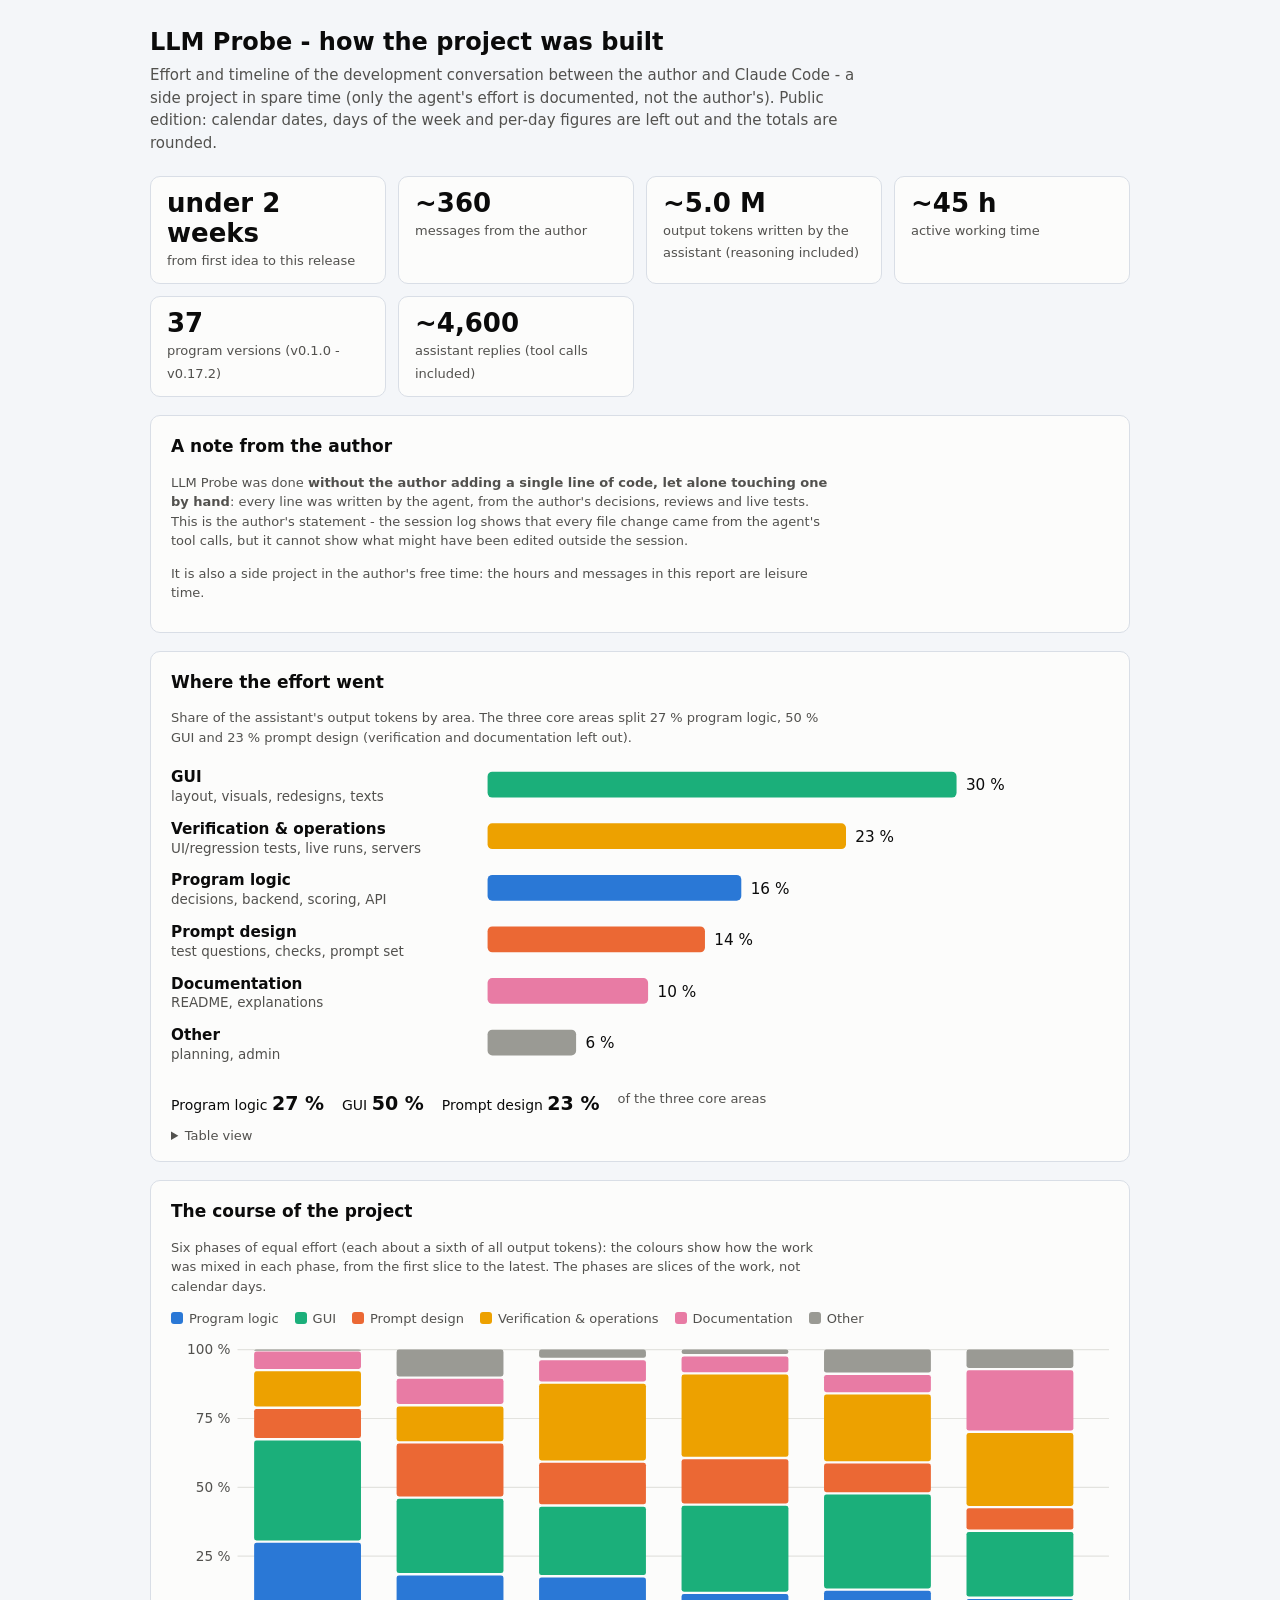
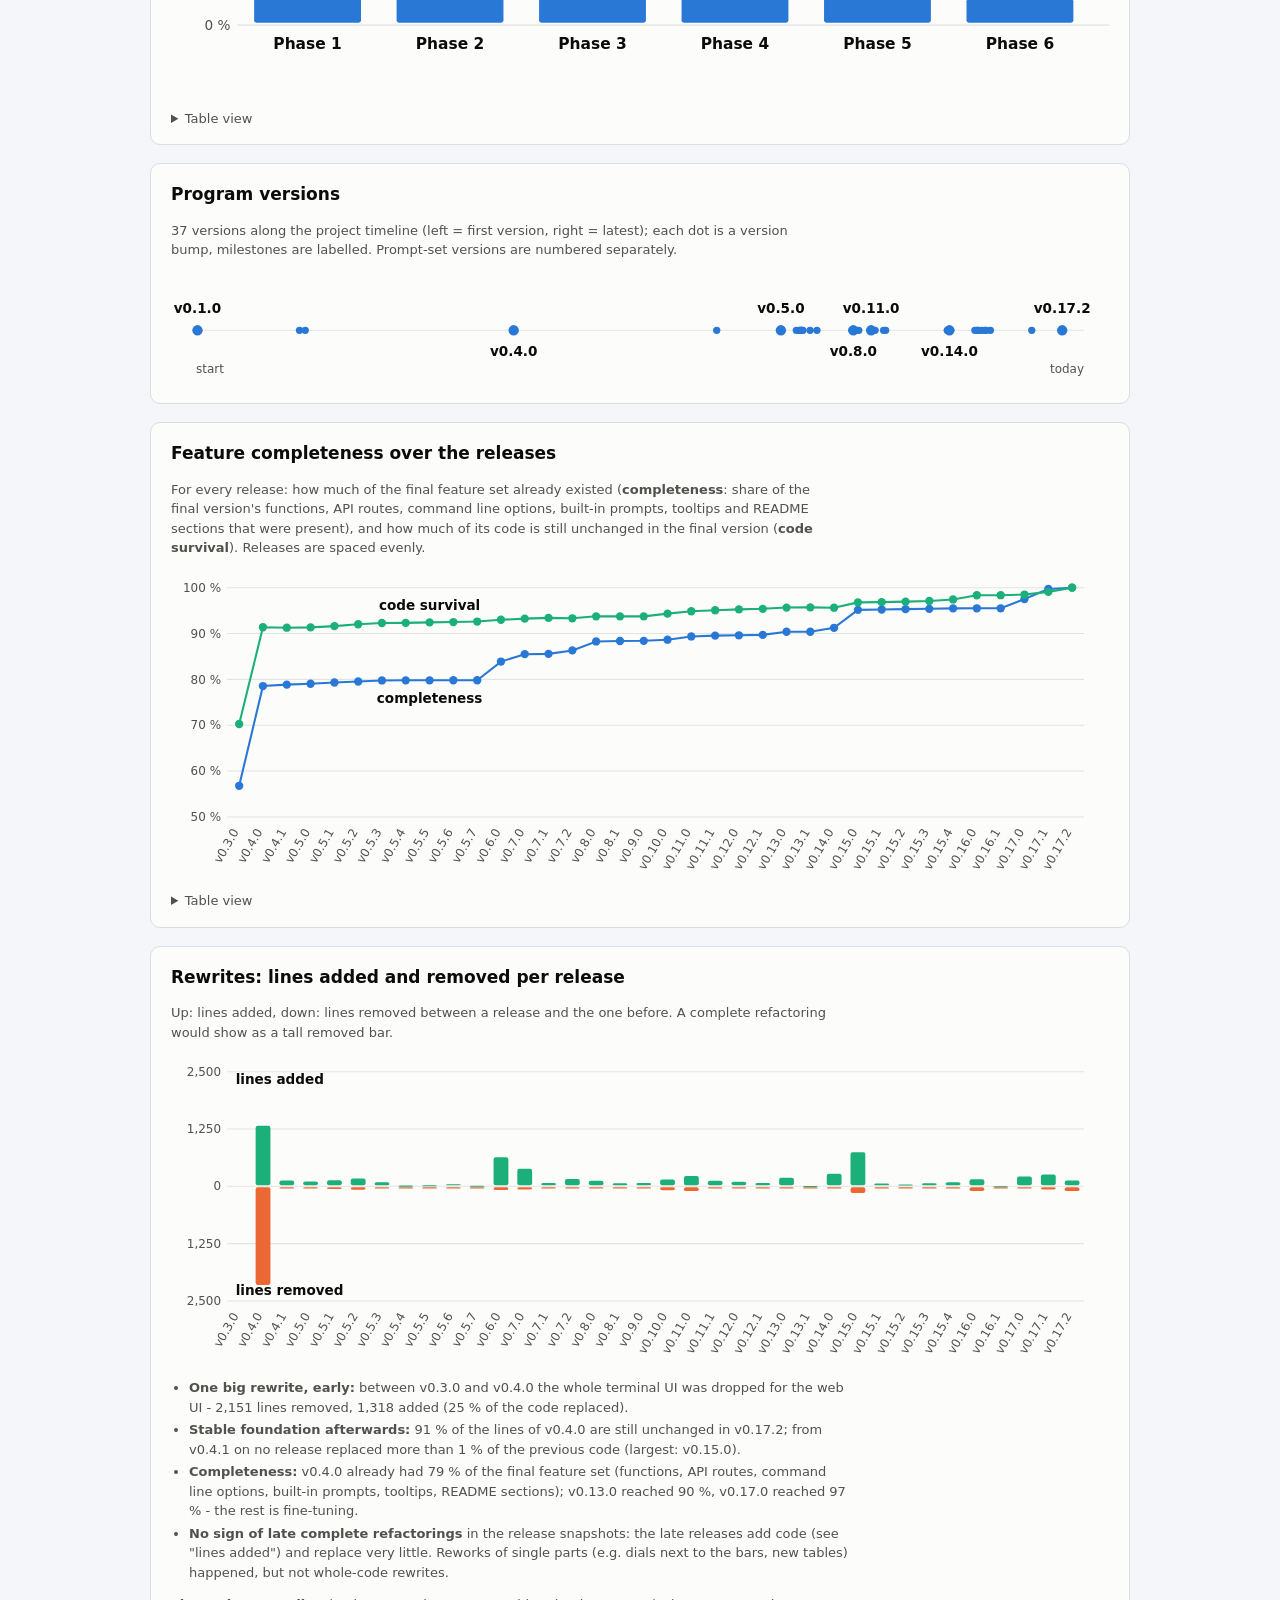
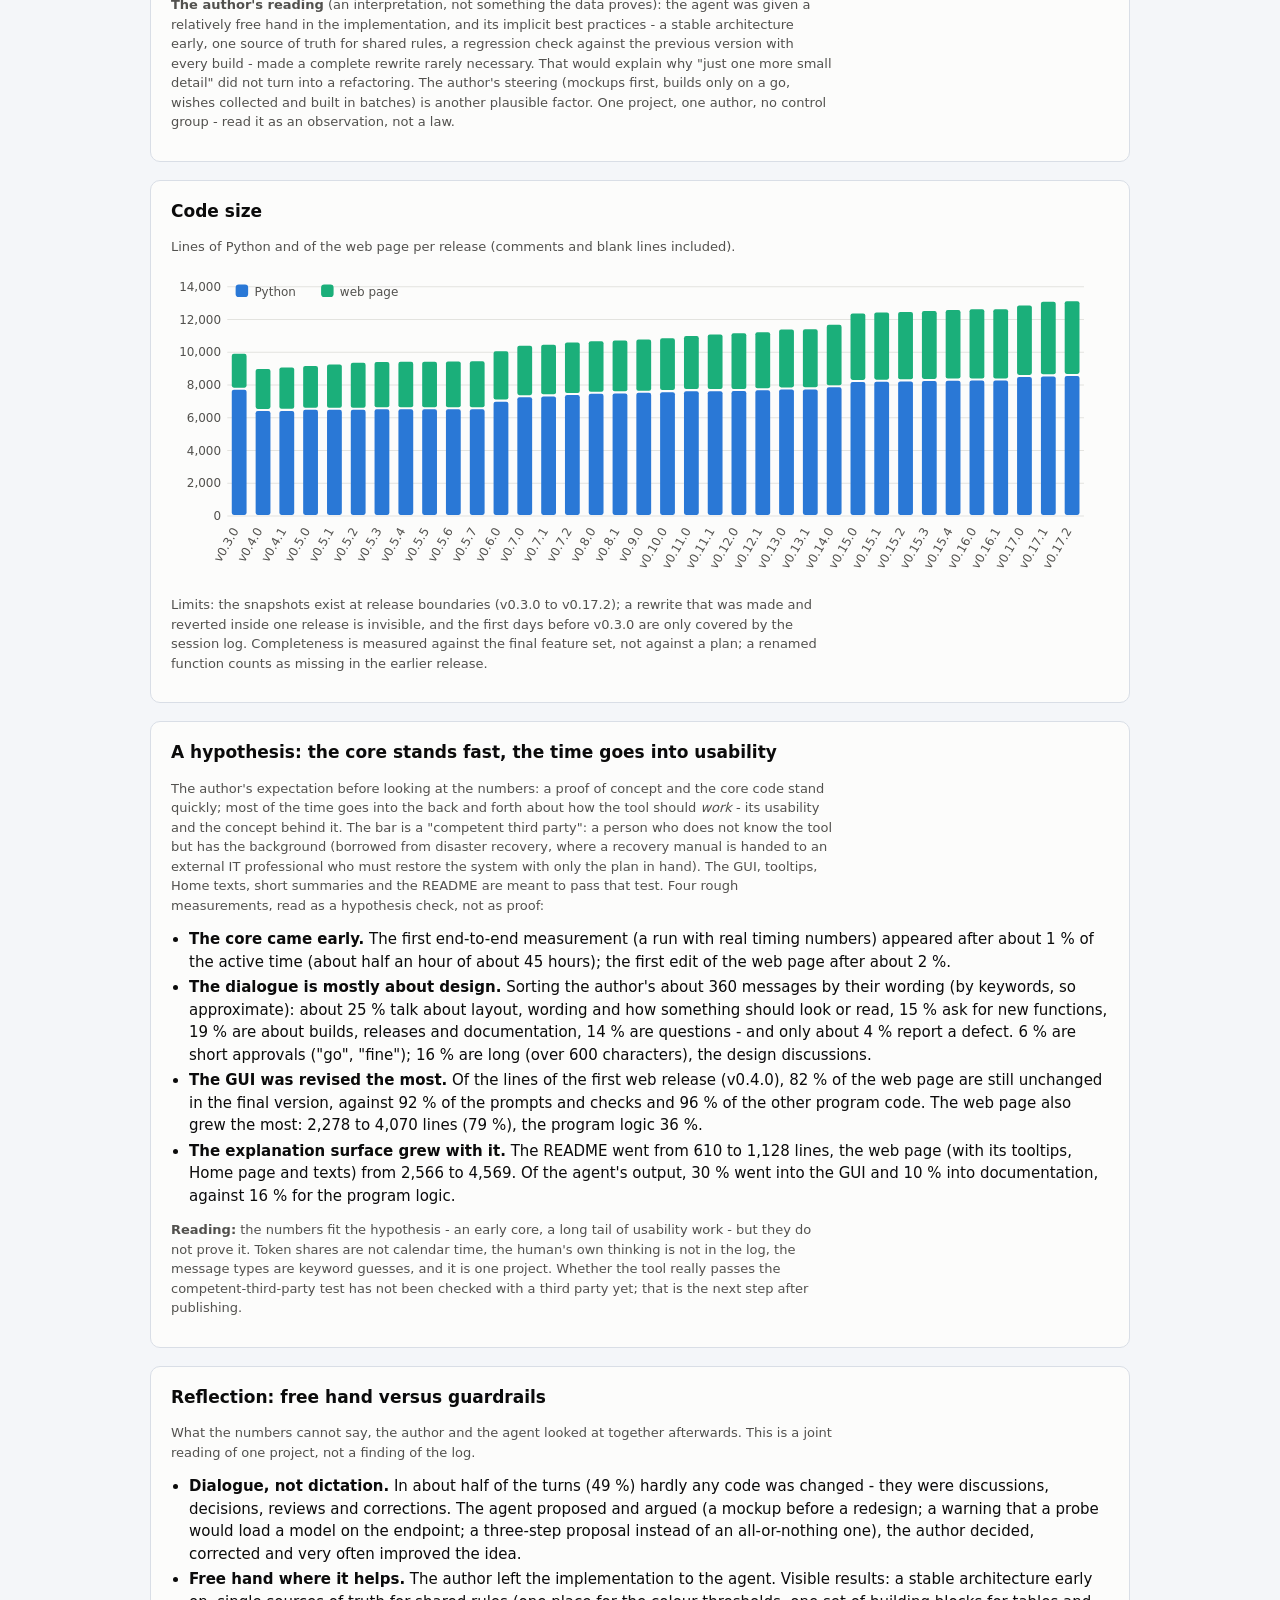
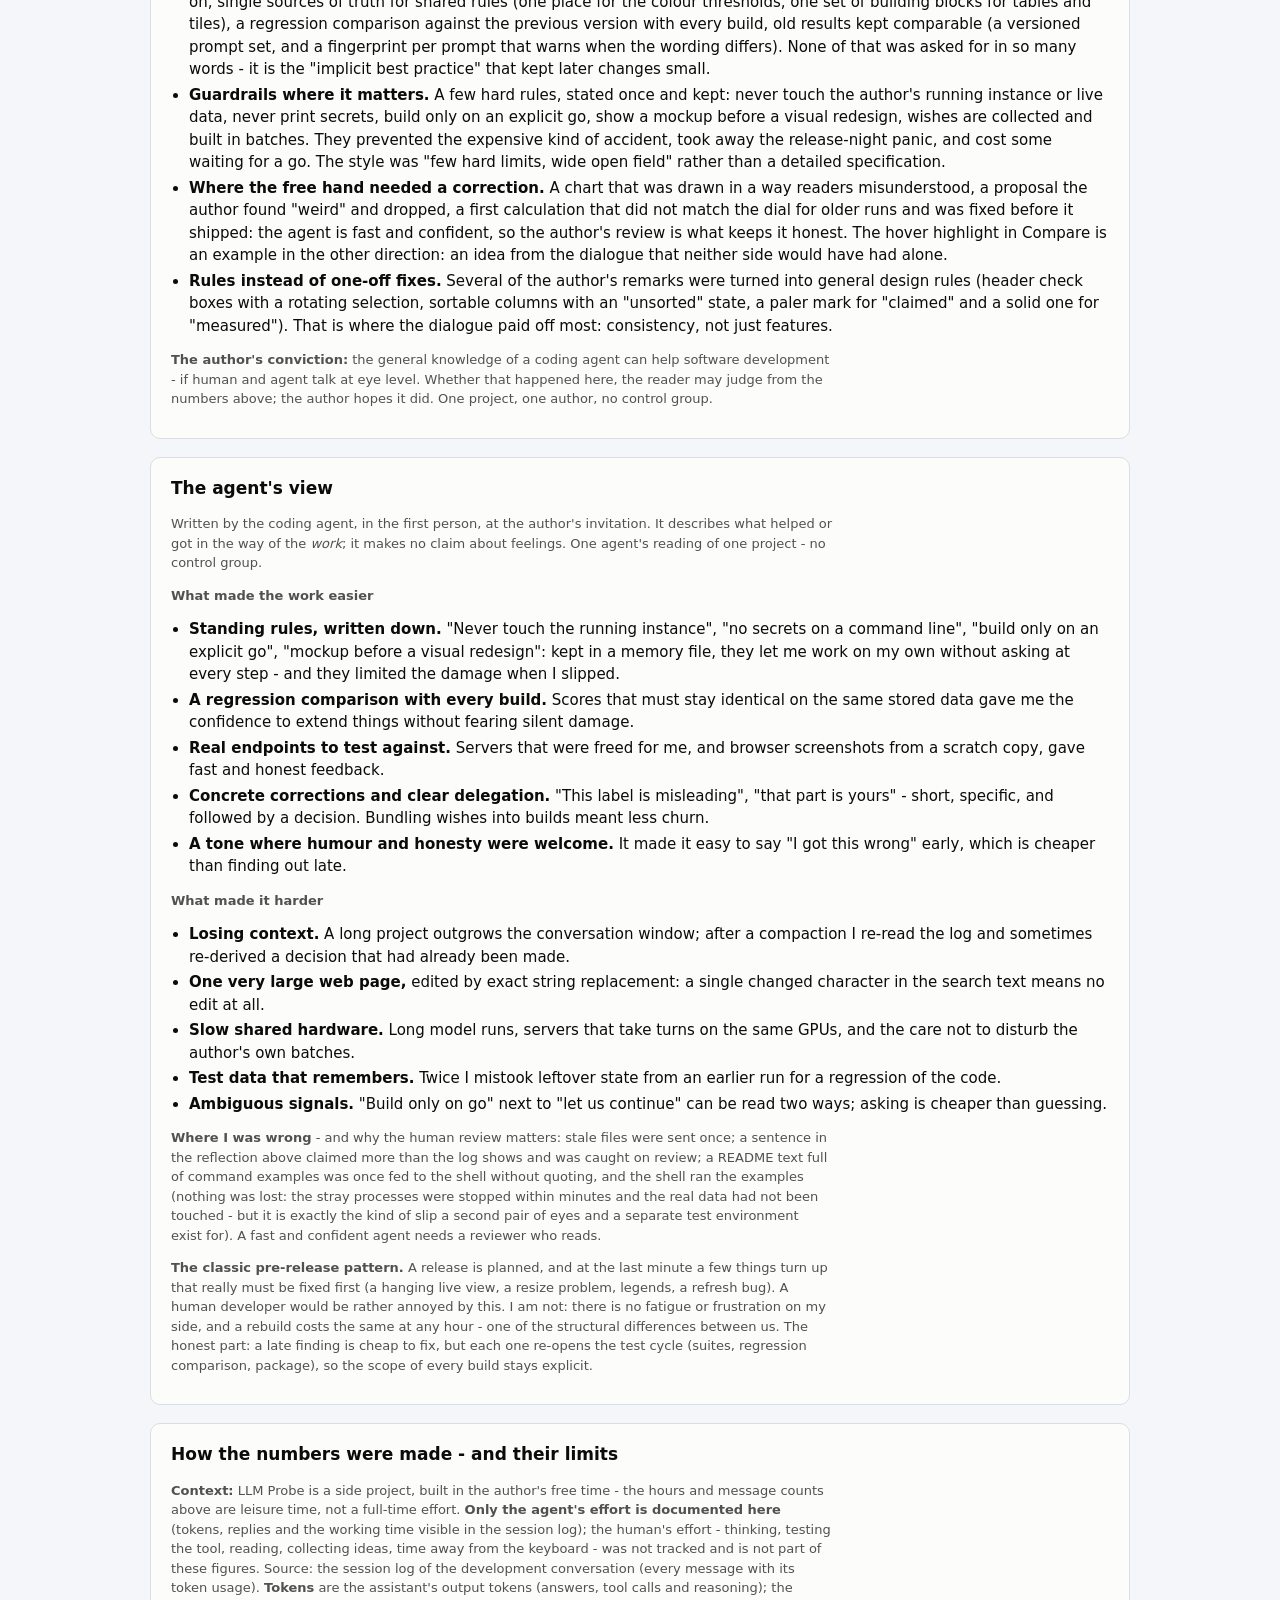
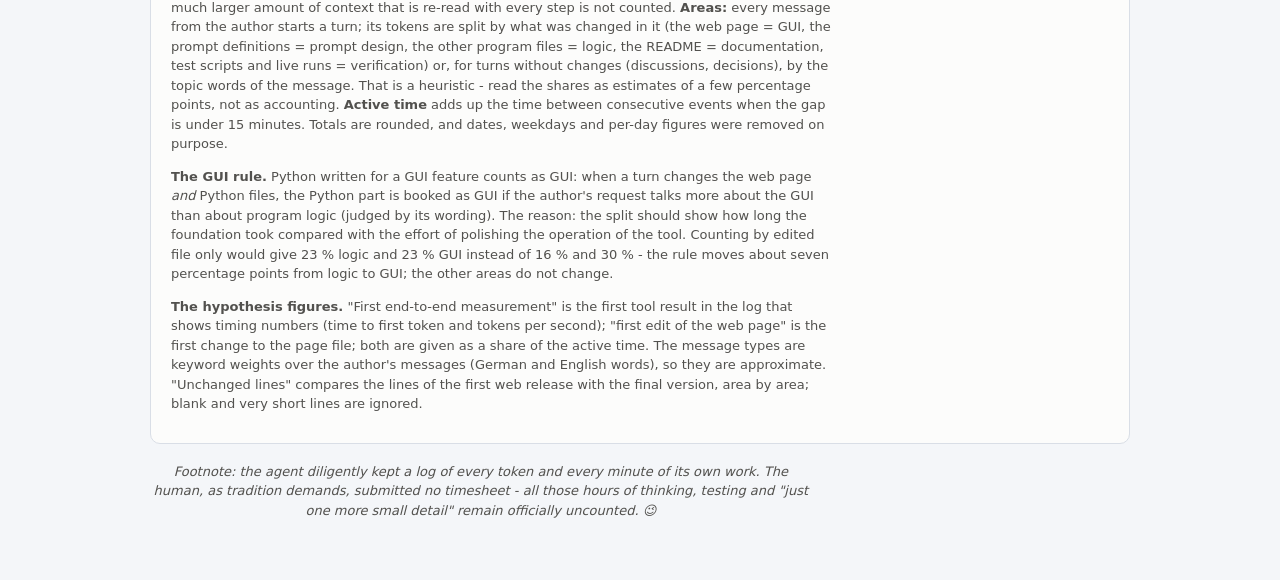
<file: docs/statistics.html>
<!doctype html><html lang="en"><head><meta charset="utf-8"><meta name="viewport" content="width=device-width, initial-scale=1"><title>LLM Probe project statistics</title><style>
:root { --bg:#f4f6f9; --panel:#fcfcfb; --text:#0b0b0b; --muted:#52514e; --border:#d9dee6; --grid:#e3e3df;
  --s0:#9a9a94; --s1:#2a78d6; --s2:#eb6834; --s3:#1baf7a; --s4:#eda100; --s5:#e87ba4; }
@media (prefers-color-scheme: dark) { :root:not([data-theme="light"]) { --bg:#111214; --panel:#1a1a19; --text:#f0efec; --muted:#c3c2b7; --border:#2e2e2b; --grid:#2e2e2b;
  --s0:#8a8a84; --s1:#3987e5; --s2:#d95926; --s3:#199e70; --s4:#c98500; --s5:#d55181; } }
:root[data-theme="dark"] { --bg:#111214; --panel:#1a1a19; --text:#f0efec; --muted:#c3c2b7; --border:#2e2e2b; --grid:#2e2e2b; --s0:#8a8a84; --s1:#3987e5; --s2:#d95926; --s3:#199e70; --s4:#c98500; --s5:#d55181; }
* { box-sizing:border-box; } body { margin:0; background:var(--bg); color:var(--text); font:15px/1.5 system-ui,sans-serif; padding:24px 16px 60px; }
main { max-width:980px; margin:0 auto; } h1 { font-size:24px; margin:0 0 4px; } h2 { font-size:17px; margin:0 0 4px; } p.lead { color:var(--muted); margin:0 0 22px; max-width:75ch; }
section { background:var(--panel); border:1px solid var(--border); border-radius:10px; padding:18px 20px 16px; margin:0 0 18px; }
.note { color:var(--muted); font-size:13px; max-width:80ch; } .tiles { display:grid; grid-template-columns:repeat(auto-fit,minmax(200px,1fr)); gap:12px; margin:0 0 18px; }
.tile { background:var(--panel); border:1px solid var(--border); border-radius:10px; padding:12px 16px; } .tile b { display:block; font-size:26px; line-height:1.15; } .tile span { color:var(--muted); font-size:13px; }
svg { width:100%; height:auto; display:block; font-family:system-ui,sans-serif; } .lab { font-size:13px; fill:var(--text); font-weight:600; } .sub { font-size:11.5px; fill:var(--muted); } .val { font-size:13px; fill:var(--text); }
.grid { stroke:var(--grid); stroke-width:1; } .s0 { fill:var(--s0); background:var(--s0); } .s1 { fill:var(--s1); background:var(--s1); } .s2 { fill:var(--s2); background:var(--s2); }
.s3 { fill:var(--s3); background:var(--s3); } .s4 { fill:var(--s4); background:var(--s4); } .s5 { fill:var(--s5); background:var(--s5); }
.legend { display:flex; flex-wrap:wrap; gap:6px 16px; font-size:13px; color:var(--muted); margin:8px 0 4px; } .legend i { display:inline-block; width:12px; height:12px; border-radius:3px; margin-right:6px; vertical-align:-1px; }
.bar:hover rect, .bar:hover circle { opacity:.85; stroke:var(--text); stroke-width:1.5; } #tip { position:fixed; pointer-events:none; display:none; background:var(--panel); color:var(--text); border:1px solid var(--border); border-radius:6px; padding:5px 9px; font-size:12.5px; max-width:360px; box-shadow:0 3px 10px #0003; z-index:5; }
details { margin-top:8px; } summary { cursor:pointer; color:var(--muted); font-size:13px; } table { border-collapse:collapse; font-size:13px; margin-top:8px; width:100%; } th,td { padding:4px 8px; border-bottom:1px solid var(--border); text-align:right; } th:first-child,td:first-child { text-align:left; }
.ln { fill:none; } .ln.s1 { stroke:var(--s1); } .ln.s3 { stroke:var(--s3); } .findings { margin:10px 0 6px 18px; padding:0; } .findings li { margin:3px 0; }
.core { display:flex; gap:18px; flex-wrap:wrap; margin-top:10px; font-size:14px; } .core b { font-size:19px; }
</style></head><body><main>
<h1>LLM Probe - how the project was built</h1>
<p class="lead">Effort and timeline of the development conversation between the author and Claude Code - a side project in spare time (only the agent's effort is documented, not the author's). Public edition: calendar dates, days of the week and per-day figures are left out and the totals are rounded.</p>
<div class="tiles"><div class="tile"><b>under 2 weeks</b><span>from first idea to this release</span></div><div class="tile"><b>~360</b><span>messages from the author</span></div><div class="tile"><b>~5.0 M</b><span>output tokens written by the assistant (reasoning included)</span></div><div class="tile"><b>~45 h</b><span>active working time</span></div><div class="tile"><b>37</b><span>program versions (v0.1.0 - v0.17.2)</span></div><div class="tile"><b>~4,600</b><span>assistant replies (tool calls included)</span></div></div>
<section><h2>A note from the author</h2><p class="note">LLM Probe was done <b>without the author adding a single line of code, let alone touching one by hand</b>: every line was written by the agent, from the author's decisions, reviews and live tests. This is the author's statement - the session log shows that every file change came from the agent's tool calls, but it cannot show what might have been edited outside the session.</p><p class="note">It is also a side project in the author's free time: the hours and messages in this report are leisure time.</p></section>
<section><h2>Where the effort went</h2><p class="note">Share of the assistant's output tokens by area. The three core areas split 27 % program logic, 50 % GUI and 23 % prompt design (verification and documentation left out).</p><svg viewBox="0 0 800 272" role="img" aria-label="Share of effort by area"><g class="bar" data-tip="GUI: about 30 % of the output tokens"><text x="0" y="19" class="lab">GUI</text><text x="0" y="35" class="sub">layout, visuals, redesigns, texts</text><rect x="270" y="10" width="400.0" height="22" rx="4" class="s3"/><text x="678.0" y="26" class="val">30 %</text></g><g class="bar" data-tip="Verification & operations: about 23 % of the output tokens"><text x="0" y="63" class="lab">Verification & operations</text><text x="0" y="79" class="sub">UI/regression tests, live runs, servers</text><rect x="270" y="54" width="305.7" height="22" rx="4" class="s4"/><text x="583.7" y="70" class="val">23 %</text></g><g class="bar" data-tip="Program logic: about 16 % of the output tokens"><text x="0" y="107" class="lab">Program logic</text><text x="0" y="123" class="sub">decisions, backend, scoring, API</text><rect x="270" y="98" width="216.4" height="22" rx="4" class="s1"/><text x="494.4" y="114" class="val">16 %</text></g><g class="bar" data-tip="Prompt design: about 14 % of the output tokens"><text x="0" y="151" class="lab">Prompt design</text><text x="0" y="167" class="sub">test questions, checks, prompt set</text><rect x="270" y="142" width="185.4" height="22" rx="4" class="s2"/><text x="463.4" y="158" class="val">14 %</text></g><g class="bar" data-tip="Documentation: about 10 % of the output tokens"><text x="0" y="195" class="lab">Documentation</text><text x="0" y="211" class="sub">README, explanations</text><rect x="270" y="186" width="136.9" height="22" rx="4" class="s5"/><text x="414.9" y="202" class="val">10 %</text></g><g class="bar" data-tip="Other: about 6 % of the output tokens"><text x="0" y="239" class="lab">Other</text><text x="0" y="255" class="sub">planning, admin</text><rect x="270" y="230" width="75.5" height="22" rx="4" class="s0"/><text x="353.5" y="246" class="val">6 %</text></g></svg>
<div class="core"><span>Program logic <b>27 %</b></span><span>GUI <b>50 %</b></span><span>Prompt design <b>23 %</b></span><span class="note">of the three core areas</span></div><details><summary>Table view</summary><table><tr><th>Area</th><th>Share of effort</th></tr><tr><td>Program logic</td><td>16 %</td></tr><tr><td>GUI</td><td>30 %</td></tr><tr><td>Prompt design</td><td>14 %</td></tr><tr><td>Verification & operations</td><td>23 %</td></tr><tr><td>Documentation</td><td>10 %</td></tr><tr><td>Other</td><td>6 %</td></tr></table></details></section>
<section><h2>The course of the project</h2><p class="note">Six phases of equal effort (each about a sixth of all output tokens): the colours show how the work was mixed in each phase, from the first slice to the latest. The phases are slices of the work, not calendar days.</p><div class="legend"><span><i class="s1"></i>Program logic</span><span><i class="s3"></i>GUI</span><span><i class="s2"></i>Prompt design</span><span><i class="s4"></i>Verification & operations</span><span><i class="s5"></i>Documentation</span><span><i class="s0"></i>Other</span></div><svg viewBox="0 0 790 310" role="img" aria-label="Output tokens per project phase by area"><line x1="56" x2="790" y1="246.0" y2="246.0" class="grid"/><text x="50" y="250.0" text-anchor="end" class="sub">0 %</text><line x1="56" x2="790" y1="188.0" y2="188.0" class="grid"/><text x="50" y="192.0" text-anchor="end" class="sub">25 %</text><line x1="56" x2="790" y1="130.0" y2="130.0" class="grid"/><text x="50" y="134.0" text-anchor="end" class="sub">50 %</text><line x1="56" x2="790" y1="72.0" y2="72.0" class="grid"/><text x="50" y="76.0" text-anchor="end" class="sub">75 %</text><line x1="56" x2="790" y1="14.0" y2="14.0" class="grid"/><text x="50" y="18.0" text-anchor="end" class="sub">100 %</text><g class="bar" data-tip="Phase 1 (a sixth of the effort): Program logic 30 %, GUI 37 %, Prompt design 11 %, Verification & operations 14 %, Documentation 7 %"><rect x="70" y="176.6" width="90" height="67.4" rx="2" class="s1"/><rect x="70" y="90.6" width="90" height="84.1" rx="2" class="s3"/><rect x="70" y="64.0" width="90" height="24.5" rx="2" class="s2"/><rect x="70" y="32.3" width="90" height="29.7" rx="2" class="s4"/><rect x="70" y="15.6" width="90" height="14.7" rx="2" class="s5"/><rect x="70" y="14.0" width="90" height="1.0" rx="2" class="s0"/><text x="115.0" y="266" text-anchor="middle" class="lab">Phase 1</text></g><g class="bar" data-tip="Phase 2 (a sixth of the effort): Program logic 18 %, GUI 28 %, Prompt design 20 %, Verification & operations 14 %, Documentation 10 %, Other 11 %"><rect x="190" y="204.2" width="90" height="39.8" rx="2" class="s1"/><rect x="190" y="139.7" width="90" height="62.5" rx="2" class="s3"/><rect x="190" y="93.1" width="90" height="44.6" rx="2" class="s2"/><rect x="190" y="61.8" width="90" height="29.3" rx="2" class="s4"/><rect x="190" y="38.6" width="90" height="21.1" rx="2" class="s5"/><rect x="190" y="14.0" width="90" height="22.6" rx="2" class="s0"/><text x="235.0" y="266" text-anchor="middle" class="lab">Phase 2</text></g><g class="bar" data-tip="Phase 3 (a sixth of the effort): Program logic 17 %, GUI 26 %, Prompt design 16 %, Verification & operations 29 %, Documentation 9 %, Other 4 %"><rect x="310" y="205.9" width="90" height="38.1" rx="2" class="s1"/><rect x="310" y="146.4" width="90" height="57.5" rx="2" class="s3"/><rect x="310" y="109.3" width="90" height="35.0" rx="2" class="s2"/><rect x="310" y="42.8" width="90" height="64.5" rx="2" class="s4"/><rect x="310" y="22.9" width="90" height="18.0" rx="2" class="s5"/><rect x="310" y="14.0" width="90" height="6.9" rx="2" class="s0"/><text x="355.0" y="266" text-anchor="middle" class="lab">Phase 3</text></g><g class="bar" data-tip="Phase 4 (a sixth of the effort): Program logic 11 %, GUI 32 %, Prompt design 17 %, Verification & operations 31 %, Documentation 7 %, Other 2 %"><rect x="430" y="219.9" width="90" height="24.1" rx="2" class="s1"/><rect x="430" y="145.6" width="90" height="72.3" rx="2" class="s3"/><rect x="430" y="106.3" width="90" height="37.3" rx="2" class="s2"/><rect x="430" y="35.0" width="90" height="69.3" rx="2" class="s4"/><rect x="430" y="19.7" width="90" height="13.3" rx="2" class="s5"/><rect x="430" y="14.0" width="90" height="3.7" rx="2" class="s0"/><text x="475.0" y="266" text-anchor="middle" class="lab">Phase 4</text></g><g class="bar" data-tip="Phase 5 (a sixth of the effort): Program logic 12 %, GUI 35 %, Prompt design 11 %, Verification & operations 25 %, Documentation 7 %, Other 9 %"><rect x="550" y="217.1" width="90" height="26.9" rx="2" class="s1"/><rect x="550" y="136.1" width="90" height="79.0" rx="2" class="s3"/><rect x="550" y="110.0" width="90" height="24.1" rx="2" class="s2"/><rect x="550" y="51.9" width="90" height="56.1" rx="2" class="s4"/><rect x="550" y="35.3" width="90" height="14.6" rx="2" class="s5"/><rect x="550" y="14.0" width="90" height="19.3" rx="2" class="s0"/><text x="595.0" y="266" text-anchor="middle" class="lab">Phase 5</text></g><g class="bar" data-tip="Phase 6 (a sixth of the effort): Program logic 9 %, GUI 24 %, Prompt design 9 %, Verification & operations 27 %, Documentation 23 %, Other 8 %"><rect x="670" y="224.0" width="90" height="20.0" rx="2" class="s1"/><rect x="670" y="167.6" width="90" height="54.4" rx="2" class="s3"/><rect x="670" y="147.6" width="90" height="18.0" rx="2" class="s2"/><rect x="670" y="84.3" width="90" height="61.4" rx="2" class="s4"/><rect x="670" y="31.4" width="90" height="50.8" rx="2" class="s5"/><rect x="670" y="14.0" width="90" height="15.4" rx="2" class="s0"/><text x="715.0" y="266" text-anchor="middle" class="lab">Phase 6</text></g></svg><details><summary>Table view</summary><table><tr><th>Phase</th><th>Program logic</th><th>GUI</th><th>Prompt design</th><th>Verification & operations</th><th>Documentation</th><th>Other</th></tr><tr><td>Phase 1</td><td>30 %</td><td>37 %</td><td>11 %</td><td>14 %</td><td>7 %</td><td>1 %</td></tr><tr><td>Phase 2</td><td>18 %</td><td>28 %</td><td>20 %</td><td>14 %</td><td>10 %</td><td>11 %</td></tr><tr><td>Phase 3</td><td>17 %</td><td>26 %</td><td>16 %</td><td>29 %</td><td>9 %</td><td>4 %</td></tr><tr><td>Phase 4</td><td>11 %</td><td>32 %</td><td>17 %</td><td>31 %</td><td>7 %</td><td>2 %</td></tr><tr><td>Phase 5</td><td>12 %</td><td>35 %</td><td>11 %</td><td>25 %</td><td>7 %</td><td>9 %</td></tr><tr><td>Phase 6</td><td>9 %</td><td>24 %</td><td>9 %</td><td>27 %</td><td>23 %</td><td>8 %</td></tr></table></details></section>
<section><h2>Program versions</h2><p class="note">37 versions along the project timeline (left = first version, right = latest); each dot is a version bump, milestones are labelled. Prompt-set versions are numbered separately.</p><svg viewBox="0 0 900 110" role="img" aria-label="Program versions along the project timeline"><line x1="24" x2="876" y1="55" y2="55" class="grid"/><text x="24" y="96" class="sub">start</text><text x="876" y="96" text-anchor="end" class="sub">today</text><g class="bar" data-tip="v0.1.0"><circle cx="25.4" cy="55" r="5" class="s1"/></g><text x="25.4" y="38" text-anchor="middle" class="lab">v0.1.0</text><g class="bar" data-tip="v0.2.0"><circle cx="123.3" cy="55" r="3.5" class="s1"/></g><g class="bar" data-tip="v0.3.0"><circle cx="128.8" cy="55" r="3.5" class="s1"/></g><g class="bar" data-tip="v0.4.0"><circle cx="328.8" cy="55" r="5" class="s1"/></g><text x="328.8" y="80" text-anchor="middle" class="lab">v0.4.0</text><g class="bar" data-tip="v0.4.1"><circle cx="523.6" cy="55" r="3.5" class="s1"/></g><g class="bar" data-tip="v0.5.0"><circle cx="585.2" cy="55" r="5" class="s1"/></g><text x="585.2" y="38" text-anchor="middle" class="lab">v0.5.0</text><g class="bar" data-tip="v0.5.1"><circle cx="600.0" cy="55" r="3.5" class="s1"/></g><g class="bar" data-tip="v0.5.2"><circle cx="602.6" cy="55" r="3.5" class="s1"/></g><g class="bar" data-tip="v0.5.3"><circle cx="604.0" cy="55" r="3.5" class="s1"/></g><g class="bar" data-tip="v0.5.4"><circle cx="604.1" cy="55" r="3.5" class="s1"/></g><g class="bar" data-tip="v0.5.5"><circle cx="604.7" cy="55" r="3.5" class="s1"/></g><g class="bar" data-tip="v0.5.6"><circle cx="605.6" cy="55" r="3.5" class="s1"/></g><g class="bar" data-tip="v0.5.7"><circle cx="606.3" cy="55" r="3.5" class="s1"/></g><g class="bar" data-tip="v0.6.0"><circle cx="613.2" cy="55" r="3.5" class="s1"/></g><g class="bar" data-tip="v0.7.1"><circle cx="619.8" cy="55" r="3.5" class="s1"/></g><g class="bar" data-tip="v0.7.2"><circle cx="653.4" cy="55" r="3.5" class="s1"/></g><g class="bar" data-tip="v0.8.0"><circle cx="654.7" cy="55" r="5" class="s1"/></g><text x="654.7" y="80" text-anchor="middle" class="lab">v0.8.0</text><g class="bar" data-tip="v0.8.1"><circle cx="656.5" cy="55" r="3.5" class="s1"/></g><g class="bar" data-tip="v0.9.0"><circle cx="658.1" cy="55" r="3.5" class="s1"/></g><g class="bar" data-tip="v0.10.0"><circle cx="659.9" cy="55" r="3.5" class="s1"/></g><g class="bar" data-tip="v0.11.0"><circle cx="671.8" cy="55" r="5" class="s1"/></g><text x="671.8" y="38" text-anchor="middle" class="lab">v0.11.0</text><g class="bar" data-tip="v0.11.1"><circle cx="675.6" cy="55" r="3.5" class="s1"/></g><g class="bar" data-tip="v0.12.0"><circle cx="683.7" cy="55" r="3.5" class="s1"/></g><g class="bar" data-tip="v0.12.1"><circle cx="685.7" cy="55" r="3.5" class="s1"/></g><g class="bar" data-tip="v0.13.0"><circle cx="744.8" cy="55" r="3.5" class="s1"/></g><g class="bar" data-tip="v0.13.1"><circle cx="746.0" cy="55" r="3.5" class="s1"/></g><g class="bar" data-tip="v0.14.0"><circle cx="746.9" cy="55" r="5" class="s1"/></g><text x="746.9" y="80" text-anchor="middle" class="lab">v0.14.0</text><g class="bar" data-tip="v0.15.0"><circle cx="771.3" cy="55" r="3.5" class="s1"/></g><g class="bar" data-tip="v0.15.1"><circle cx="773.2" cy="55" r="3.5" class="s1"/></g><g class="bar" data-tip="v0.15.2"><circle cx="774.2" cy="55" r="3.5" class="s1"/></g><g class="bar" data-tip="v0.15.3"><circle cx="774.9" cy="55" r="3.5" class="s1"/></g><g class="bar" data-tip="v0.15.4"><circle cx="778.0" cy="55" r="3.5" class="s1"/></g><g class="bar" data-tip="v0.16.0"><circle cx="780.8" cy="55" r="3.5" class="s1"/></g><g class="bar" data-tip="v0.16.1"><circle cx="782.1" cy="55" r="3.5" class="s1"/></g><g class="bar" data-tip="v0.17.0"><circle cx="786.2" cy="55" r="3.5" class="s1"/></g><g class="bar" data-tip="v0.17.1"><circle cx="825.9" cy="55" r="3.5" class="s1"/></g><g class="bar" data-tip="v0.17.2"><circle cx="855.1" cy="55" r="5" class="s1"/></g><text x="855.1" y="38" text-anchor="middle" class="lab">v0.17.2</text></svg></section>
<section><h2>Feature completeness over the releases</h2><p class="note">For every release: how much of the final feature set already existed (<b>completeness</b>: share of the final version's functions, API routes, command line options, built-in prompts, tooltips and README sections that were present), and how much of its code is still unchanged in the final version (<b>code survival</b>). Releases are spaced evenly.</p><svg viewBox="0 0 900 300" role="img" aria-label="Feature completeness and code survival per release"><line x1="54" x2="876" y1="236.0" y2="236.0" class="grid"/><text x="48" y="240.0" text-anchor="end" class="sub">50 %</text><line x1="54" x2="876" y1="192.0" y2="192.0" class="grid"/><text x="48" y="196.0" text-anchor="end" class="sub">60 %</text><line x1="54" x2="876" y1="148.0" y2="148.0" class="grid"/><text x="48" y="152.0" text-anchor="end" class="sub">70 %</text><line x1="54" x2="876" y1="104.0" y2="104.0" class="grid"/><text x="48" y="108.0" text-anchor="end" class="sub">80 %</text><line x1="54" x2="876" y1="60.0" y2="60.0" class="grid"/><text x="48" y="64.0" text-anchor="end" class="sub">90 %</text><line x1="54" x2="876" y1="16.0" y2="16.0" class="grid"/><text x="48" y="20.0" text-anchor="end" class="sub">100 %</text><polyline points="65.4,206.1 88.2,110.4 111.1,109.0 133.9,108.2 156.8,107.0 179.6,106.0 202.4,105.0 225.2,104.9 248.1,104.9 270.9,104.8 293.8,104.8 316.6,86.9 339.4,79.8 362.2,79.5 385.1,76.2 407.9,67.6 430.8,67.2 453.6,67.0 476.4,65.9 499.2,62.8 522.1,62.0 544.9,61.7 567.8,61.3 590.6,58.3 613.4,58.3 636.2,54.5 659.1,37.3 681.9,37.0 704.8,36.6 727.6,36.3 750.4,35.9 773.2,35.8 796.1,35.8 818.9,26.9 841.8,17.2 864.6,16.0" fill="none" class="ln s1" stroke-width="2"/><g class="bar" data-tip="v0.3.0: completeness 57 %"><circle cx="65.4" cy="206.1" r="4" class="s1"/></g><g class="bar" data-tip="v0.4.0: completeness 79 %"><circle cx="88.2" cy="110.4" r="4" class="s1"/></g><g class="bar" data-tip="v0.4.1: completeness 79 %"><circle cx="111.1" cy="109.0" r="4" class="s1"/></g><g class="bar" data-tip="v0.5.0: completeness 79 %"><circle cx="133.9" cy="108.2" r="4" class="s1"/></g><g class="bar" data-tip="v0.5.1: completeness 79 %"><circle cx="156.8" cy="107.0" r="4" class="s1"/></g><g class="bar" data-tip="v0.5.2: completeness 80 %"><circle cx="179.6" cy="106.0" r="4" class="s1"/></g><g class="bar" data-tip="v0.5.3: completeness 80 %"><circle cx="202.4" cy="105.0" r="4" class="s1"/></g><g class="bar" data-tip="v0.5.4: completeness 80 %"><circle cx="225.2" cy="104.9" r="4" class="s1"/></g><g class="bar" data-tip="v0.5.5: completeness 80 %"><circle cx="248.1" cy="104.9" r="4" class="s1"/></g><g class="bar" data-tip="v0.5.6: completeness 80 %"><circle cx="270.9" cy="104.8" r="4" class="s1"/></g><g class="bar" data-tip="v0.5.7: completeness 80 %"><circle cx="293.8" cy="104.8" r="4" class="s1"/></g><g class="bar" data-tip="v0.6.0: completeness 84 %"><circle cx="316.6" cy="86.9" r="4" class="s1"/></g><g class="bar" data-tip="v0.7.0: completeness 86 %"><circle cx="339.4" cy="79.8" r="4" class="s1"/></g><g class="bar" data-tip="v0.7.1: completeness 86 %"><circle cx="362.2" cy="79.5" r="4" class="s1"/></g><g class="bar" data-tip="v0.7.2: completeness 86 %"><circle cx="385.1" cy="76.2" r="4" class="s1"/></g><g class="bar" data-tip="v0.8.0: completeness 88 %"><circle cx="407.9" cy="67.6" r="4" class="s1"/></g><g class="bar" data-tip="v0.8.1: completeness 88 %"><circle cx="430.8" cy="67.2" r="4" class="s1"/></g><g class="bar" data-tip="v0.9.0: completeness 88 %"><circle cx="453.6" cy="67.0" r="4" class="s1"/></g><g class="bar" data-tip="v0.10.0: completeness 89 %"><circle cx="476.4" cy="65.9" r="4" class="s1"/></g><g class="bar" data-tip="v0.11.0: completeness 89 %"><circle cx="499.2" cy="62.8" r="4" class="s1"/></g><g class="bar" data-tip="v0.11.1: completeness 90 %"><circle cx="522.1" cy="62.0" r="4" class="s1"/></g><g class="bar" data-tip="v0.12.0: completeness 90 %"><circle cx="544.9" cy="61.7" r="4" class="s1"/></g><g class="bar" data-tip="v0.12.1: completeness 90 %"><circle cx="567.8" cy="61.3" r="4" class="s1"/></g><g class="bar" data-tip="v0.13.0: completeness 90 %"><circle cx="590.6" cy="58.3" r="4" class="s1"/></g><g class="bar" data-tip="v0.13.1: completeness 90 %"><circle cx="613.4" cy="58.3" r="4" class="s1"/></g><g class="bar" data-tip="v0.14.0: completeness 91 %"><circle cx="636.2" cy="54.5" r="4" class="s1"/></g><g class="bar" data-tip="v0.15.0: completeness 95 %"><circle cx="659.1" cy="37.3" r="4" class="s1"/></g><g class="bar" data-tip="v0.15.1: completeness 95 %"><circle cx="681.9" cy="37.0" r="4" class="s1"/></g><g class="bar" data-tip="v0.15.2: completeness 95 %"><circle cx="704.8" cy="36.6" r="4" class="s1"/></g><g class="bar" data-tip="v0.15.3: completeness 95 %"><circle cx="727.6" cy="36.3" r="4" class="s1"/></g><g class="bar" data-tip="v0.15.4: completeness 95 %"><circle cx="750.4" cy="35.9" r="4" class="s1"/></g><g class="bar" data-tip="v0.16.0: completeness 96 %"><circle cx="773.2" cy="35.8" r="4" class="s1"/></g><g class="bar" data-tip="v0.16.1: completeness 96 %"><circle cx="796.1" cy="35.8" r="4" class="s1"/></g><g class="bar" data-tip="v0.17.0: completeness 98 %"><circle cx="818.9" cy="26.9" r="4" class="s1"/></g><g class="bar" data-tip="v0.17.1: completeness 100 %"><circle cx="841.8" cy="17.2" r="4" class="s1"/></g><g class="bar" data-tip="v0.17.2: completeness 100 %"><circle cx="864.6" cy="16.0" r="4" class="s1"/></g><text x="248.1" y="126.9" text-anchor="middle" class="lab">completeness</text><polyline points="65.4,146.8 88.2,54.0 111.1,54.4 133.9,54.1 156.8,52.9 179.6,51.1 202.4,49.9 225.2,49.8 248.1,49.3 270.9,49.0 293.8,48.5 316.6,46.8 339.4,45.7 362.2,45.0 385.1,45.4 407.9,43.5 430.8,43.5 453.6,43.5 476.4,40.9 499.2,38.6 522.1,37.7 544.9,36.8 567.8,36.3 590.6,35.1 613.4,34.9 636.2,35.2 659.1,30.1 681.9,29.9 704.8,29.4 727.6,28.8 750.4,27.3 773.2,23.3 796.1,23.2 818.9,22.6 841.8,20.0 864.6,16.0" fill="none" class="ln s3" stroke-width="2"/><g class="bar" data-tip="v0.3.0: code survival 70 %"><circle cx="65.4" cy="146.8" r="4" class="s3"/></g><g class="bar" data-tip="v0.4.0: code survival 91 %"><circle cx="88.2" cy="54.0" r="4" class="s3"/></g><g class="bar" data-tip="v0.4.1: code survival 91 %"><circle cx="111.1" cy="54.4" r="4" class="s3"/></g><g class="bar" data-tip="v0.5.0: code survival 91 %"><circle cx="133.9" cy="54.1" r="4" class="s3"/></g><g class="bar" data-tip="v0.5.1: code survival 92 %"><circle cx="156.8" cy="52.9" r="4" class="s3"/></g><g class="bar" data-tip="v0.5.2: code survival 92 %"><circle cx="179.6" cy="51.1" r="4" class="s3"/></g><g class="bar" data-tip="v0.5.3: code survival 92 %"><circle cx="202.4" cy="49.9" r="4" class="s3"/></g><g class="bar" data-tip="v0.5.4: code survival 92 %"><circle cx="225.2" cy="49.8" r="4" class="s3"/></g><g class="bar" data-tip="v0.5.5: code survival 92 %"><circle cx="248.1" cy="49.3" r="4" class="s3"/></g><g class="bar" data-tip="v0.5.6: code survival 93 %"><circle cx="270.9" cy="49.0" r="4" class="s3"/></g><g class="bar" data-tip="v0.5.7: code survival 93 %"><circle cx="293.8" cy="48.5" r="4" class="s3"/></g><g class="bar" data-tip="v0.6.0: code survival 93 %"><circle cx="316.6" cy="46.8" r="4" class="s3"/></g><g class="bar" data-tip="v0.7.0: code survival 93 %"><circle cx="339.4" cy="45.7" r="4" class="s3"/></g><g class="bar" data-tip="v0.7.1: code survival 93 %"><circle cx="362.2" cy="45.0" r="4" class="s3"/></g><g class="bar" data-tip="v0.7.2: code survival 93 %"><circle cx="385.1" cy="45.4" r="4" class="s3"/></g><g class="bar" data-tip="v0.8.0: code survival 94 %"><circle cx="407.9" cy="43.5" r="4" class="s3"/></g><g class="bar" data-tip="v0.8.1: code survival 94 %"><circle cx="430.8" cy="43.5" r="4" class="s3"/></g><g class="bar" data-tip="v0.9.0: code survival 94 %"><circle cx="453.6" cy="43.5" r="4" class="s3"/></g><g class="bar" data-tip="v0.10.0: code survival 94 %"><circle cx="476.4" cy="40.9" r="4" class="s3"/></g><g class="bar" data-tip="v0.11.0: code survival 95 %"><circle cx="499.2" cy="38.6" r="4" class="s3"/></g><g class="bar" data-tip="v0.11.1: code survival 95 %"><circle cx="522.1" cy="37.7" r="4" class="s3"/></g><g class="bar" data-tip="v0.12.0: code survival 95 %"><circle cx="544.9" cy="36.8" r="4" class="s3"/></g><g class="bar" data-tip="v0.12.1: code survival 95 %"><circle cx="567.8" cy="36.3" r="4" class="s3"/></g><g class="bar" data-tip="v0.13.0: code survival 96 %"><circle cx="590.6" cy="35.1" r="4" class="s3"/></g><g class="bar" data-tip="v0.13.1: code survival 96 %"><circle cx="613.4" cy="34.9" r="4" class="s3"/></g><g class="bar" data-tip="v0.14.0: code survival 96 %"><circle cx="636.2" cy="35.2" r="4" class="s3"/></g><g class="bar" data-tip="v0.15.0: code survival 97 %"><circle cx="659.1" cy="30.1" r="4" class="s3"/></g><g class="bar" data-tip="v0.15.1: code survival 97 %"><circle cx="681.9" cy="29.9" r="4" class="s3"/></g><g class="bar" data-tip="v0.15.2: code survival 97 %"><circle cx="704.8" cy="29.4" r="4" class="s3"/></g><g class="bar" data-tip="v0.15.3: code survival 97 %"><circle cx="727.6" cy="28.8" r="4" class="s3"/></g><g class="bar" data-tip="v0.15.4: code survival 97 %"><circle cx="750.4" cy="27.3" r="4" class="s3"/></g><g class="bar" data-tip="v0.16.0: code survival 98 %"><circle cx="773.2" cy="23.3" r="4" class="s3"/></g><g class="bar" data-tip="v0.16.1: code survival 98 %"><circle cx="796.1" cy="23.2" r="4" class="s3"/></g><g class="bar" data-tip="v0.17.0: code survival 98 %"><circle cx="818.9" cy="22.6" r="4" class="s3"/></g><g class="bar" data-tip="v0.17.1: code survival 99 %"><circle cx="841.8" cy="20.0" r="4" class="s3"/></g><g class="bar" data-tip="v0.17.2: code survival 100 %"><circle cx="864.6" cy="16.0" r="4" class="s3"/></g><text x="248.1" y="37.3" text-anchor="middle" class="lab">code survival</text><text transform="translate(65.4,250) rotate(-60)" text-anchor="end" class="sub">v0.3.0</text><text transform="translate(88.2,250) rotate(-60)" text-anchor="end" class="sub">v0.4.0</text><text transform="translate(111.1,250) rotate(-60)" text-anchor="end" class="sub">v0.4.1</text><text transform="translate(133.9,250) rotate(-60)" text-anchor="end" class="sub">v0.5.0</text><text transform="translate(156.8,250) rotate(-60)" text-anchor="end" class="sub">v0.5.1</text><text transform="translate(179.6,250) rotate(-60)" text-anchor="end" class="sub">v0.5.2</text><text transform="translate(202.4,250) rotate(-60)" text-anchor="end" class="sub">v0.5.3</text><text transform="translate(225.2,250) rotate(-60)" text-anchor="end" class="sub">v0.5.4</text><text transform="translate(248.1,250) rotate(-60)" text-anchor="end" class="sub">v0.5.5</text><text transform="translate(270.9,250) rotate(-60)" text-anchor="end" class="sub">v0.5.6</text><text transform="translate(293.8,250) rotate(-60)" text-anchor="end" class="sub">v0.5.7</text><text transform="translate(316.6,250) rotate(-60)" text-anchor="end" class="sub">v0.6.0</text><text transform="translate(339.4,250) rotate(-60)" text-anchor="end" class="sub">v0.7.0</text><text transform="translate(362.2,250) rotate(-60)" text-anchor="end" class="sub">v0.7.1</text><text transform="translate(385.1,250) rotate(-60)" text-anchor="end" class="sub">v0.7.2</text><text transform="translate(407.9,250) rotate(-60)" text-anchor="end" class="sub">v0.8.0</text><text transform="translate(430.8,250) rotate(-60)" text-anchor="end" class="sub">v0.8.1</text><text transform="translate(453.6,250) rotate(-60)" text-anchor="end" class="sub">v0.9.0</text><text transform="translate(476.4,250) rotate(-60)" text-anchor="end" class="sub">v0.10.0</text><text transform="translate(499.2,250) rotate(-60)" text-anchor="end" class="sub">v0.11.0</text><text transform="translate(522.1,250) rotate(-60)" text-anchor="end" class="sub">v0.11.1</text><text transform="translate(544.9,250) rotate(-60)" text-anchor="end" class="sub">v0.12.0</text><text transform="translate(567.8,250) rotate(-60)" text-anchor="end" class="sub">v0.12.1</text><text transform="translate(590.6,250) rotate(-60)" text-anchor="end" class="sub">v0.13.0</text><text transform="translate(613.4,250) rotate(-60)" text-anchor="end" class="sub">v0.13.1</text><text transform="translate(636.2,250) rotate(-60)" text-anchor="end" class="sub">v0.14.0</text><text transform="translate(659.1,250) rotate(-60)" text-anchor="end" class="sub">v0.15.0</text><text transform="translate(681.9,250) rotate(-60)" text-anchor="end" class="sub">v0.15.1</text><text transform="translate(704.8,250) rotate(-60)" text-anchor="end" class="sub">v0.15.2</text><text transform="translate(727.6,250) rotate(-60)" text-anchor="end" class="sub">v0.15.3</text><text transform="translate(750.4,250) rotate(-60)" text-anchor="end" class="sub">v0.15.4</text><text transform="translate(773.2,250) rotate(-60)" text-anchor="end" class="sub">v0.16.0</text><text transform="translate(796.1,250) rotate(-60)" text-anchor="end" class="sub">v0.16.1</text><text transform="translate(818.9,250) rotate(-60)" text-anchor="end" class="sub">v0.17.0</text><text transform="translate(841.8,250) rotate(-60)" text-anchor="end" class="sub">v0.17.1</text><text transform="translate(864.6,250) rotate(-60)" text-anchor="end" class="sub">v0.17.2</text></svg><details><summary>Table view</summary><table><tr><th>Release</th><th>Completeness</th><th>Code survival</th><th>Lines added</th><th>Lines removed</th><th>Share replaced</th><th>Python</th><th>Web page</th></tr><tr><td>v0.3.0</td><td>57 %</td><td>70 %</td><td>-</td><td>-</td><td>-</td><td>7,711</td><td>2,193</td></tr><tr><td>v0.4.0</td><td>79 %</td><td>91 %</td><td>1,318</td><td>2,151</td><td>25.1 %</td><td>6,404</td><td>2,566</td></tr><tr><td>v0.4.1</td><td>79 %</td><td>91 %</td><td>128</td><td>36</td><td>0.5 %</td><td>6,417</td><td>2,654</td></tr><tr><td>v0.5.0</td><td>79 %</td><td>91 %</td><td>107</td><td>27</td><td>0.3 %</td><td>6,478</td><td>2,686</td></tr><tr><td>v0.5.1</td><td>79 %</td><td>92 %</td><td>134</td><td>60</td><td>0.8 %</td><td>6,478</td><td>2,767</td></tr><tr><td>v0.5.2</td><td>80 %</td><td>92 %</td><td>172</td><td>77</td><td>1.0 %</td><td>6,479</td><td>2,867</td></tr><tr><td>v0.5.3</td><td>80 %</td><td>92 %</td><td>89</td><td>36</td><td>0.4 %</td><td>6,507</td><td>2,900</td></tr><tr><td>v0.5.4</td><td>80 %</td><td>92 %</td><td>15</td><td>12</td><td>0.1 %</td><td>6,507</td><td>2,904</td></tr><tr><td>v0.5.5</td><td>80 %</td><td>92 %</td><td>23</td><td>16</td><td>0.2 %</td><td>6,507</td><td>2,911</td></tr><tr><td>v0.5.6</td><td>80 %</td><td>93 %</td><td>47</td><td>26</td><td>0.3 %</td><td>6,509</td><td>2,931</td></tr><tr><td>v0.5.7</td><td>80 %</td><td>93 %</td><td>14</td><td>11</td><td>0.1 %</td><td>6,509</td><td>2,933</td></tr><tr><td>v0.6.0</td><td>84 %</td><td>93 %</td><td>632</td><td>80</td><td>1.0 %</td><td>6,982</td><td>3,074</td></tr><tr><td>v0.7.0</td><td>86 %</td><td>93 %</td><td>381</td><td>71</td><td>0.8 %</td><td>7,247</td><td>3,146</td></tr><tr><td>v0.7.1</td><td>86 %</td><td>93 %</td><td>72</td><td>15</td><td>0.2 %</td><td>7,295</td><td>3,159</td></tr><tr><td>v0.7.2</td><td>86 %</td><td>93 %</td><td>158</td><td>39</td><td>0.4 %</td><td>7,381</td><td>3,208</td></tr><tr><td>v0.8.0</td><td>88 %</td><td>94 %</td><td>121</td><td>50</td><td>0.5 %</td><td>7,459</td><td>3,214</td></tr><tr><td>v0.8.1</td><td>88 %</td><td>94 %</td><td>65</td><td>31</td><td>0.3 %</td><td>7,483</td><td>3,226</td></tr><tr><td>v0.9.0</td><td>88 %</td><td>94 %</td><td>75</td><td>23</td><td>0.2 %</td><td>7,515</td><td>3,251</td></tr><tr><td>v0.10.0</td><td>89 %</td><td>94 %</td><td>149</td><td>83</td><td>0.9 %</td><td>7,563</td><td>3,281</td></tr><tr><td>v0.11.0</td><td>89 %</td><td>95 %</td><td>226</td><td>105</td><td>1.1 %</td><td>7,615</td><td>3,367</td></tr><tr><td>v0.11.1</td><td>90 %</td><td>95 %</td><td>120</td><td>34</td><td>0.4 %</td><td>7,615</td><td>3,461</td></tr><tr><td>v0.12.0</td><td>90 %</td><td>95 %</td><td>100</td><td>28</td><td>0.3 %</td><td>7,621</td><td>3,532</td></tr><tr><td>v0.12.1</td><td>90 %</td><td>95 %</td><td>72</td><td>13</td><td>0.1 %</td><td>7,666</td><td>3,552</td></tr><tr><td>v0.13.0</td><td>90 %</td><td>96 %</td><td>183</td><td>33</td><td>0.3 %</td><td>7,721</td><td>3,673</td></tr><tr><td>v0.13.1</td><td>90 %</td><td>96 %</td><td>7</td><td>5</td><td>0.1 %</td><td>7,721</td><td>3,675</td></tr><tr><td>v0.14.0</td><td>91 %</td><td>96 %</td><td>276</td><td>28</td><td>0.3 %</td><td>7,855</td><td>3,819</td></tr><tr><td>v0.15.0</td><td>95 %</td><td>97 %</td><td>740</td><td>146</td><td>1.4 %</td><td>8,181</td><td>4,185</td></tr><tr><td>v0.15.1</td><td>95 %</td><td>97 %</td><td>60</td><td>10</td><td>0.1 %</td><td>8,198</td><td>4,226</td></tr><tr><td>v0.15.2</td><td>95 %</td><td>97 %</td><td>42</td><td>15</td><td>0.1 %</td><td>8,218</td><td>4,238</td></tr><tr><td>v0.15.3</td><td>95 %</td><td>97 %</td><td>66</td><td>18</td><td>0.2 %</td><td>8,240</td><td>4,269</td></tr><tr><td>v0.15.4</td><td>95 %</td><td>97 %</td><td>90</td><td>37</td><td>0.3 %</td><td>8,257</td><td>4,311</td></tr><tr><td>v0.16.0</td><td>96 %</td><td>98 %</td><td>154</td><td>102</td><td>0.9 %</td><td>8,267</td><td>4,359</td></tr><tr><td>v0.16.1</td><td>96 %</td><td>98 %</td><td>2</td><td>2</td><td>0.0 %</td><td>8,267</td><td>4,359</td></tr><tr><td>v0.17.0</td><td>98 %</td><td>98 %</td><td>217</td><td>22</td><td>0.2 %</td><td>8,482</td><td>4,373</td></tr><tr><td>v0.17.1</td><td>100 %</td><td>99 %</td><td>260</td><td>68</td><td>0.6 %</td><td>8,524</td><td>4,554</td></tr><tr><td>v0.17.2</td><td>100 %</td><td>100 %</td><td>129</td><td>104</td><td>0.9 %</td><td>8,546</td><td>4,569</td></tr></table></details></section><section><h2>Rewrites: lines added and removed per release</h2><p class="note">Up: lines added, down: lines removed between a release and the one before. A complete refactoring would show as a tall removed bar. </p><svg viewBox="0 0 900 300" role="img" aria-label="Lines added and removed per release"><line x1="54" x2="876" y1="236.0" y2="236.0" class="grid"/><text x="48" y="240.0" text-anchor="end" class="sub">2,500</text><line x1="54" x2="876" y1="181.0" y2="181.0" class="grid"/><text x="48" y="185.0" text-anchor="end" class="sub">1,250</text><line x1="54" x2="876" y1="126.0" y2="126.0" class="grid"/><text x="48" y="130.0" text-anchor="end" class="sub">0</text><line x1="54" x2="876" y1="71.0" y2="71.0" class="grid"/><text x="48" y="75.0" text-anchor="end" class="sub">1,250</text><line x1="54" x2="876" y1="16.0" y2="16.0" class="grid"/><text x="48" y="20.0" text-anchor="end" class="sub">2,500</text><g class="bar" data-tip="v0.4.0: +1,318 / -2,151 lines (25 % of the previous code replaced)"><rect x="81.2" y="68.0" width="14.2" height="57.0" rx="2" class="s3"/><rect x="81.2" y="127.0" width="14.2" height="93.6" rx="2" class="s2"/></g><g class="bar" data-tip="v0.4.1: +128 / -36 lines (0 % of the previous code replaced)"><rect x="104.0" y="120.4" width="14.2" height="4.6" rx="2" class="s3"/><rect x="104.0" y="127.0" width="14.2" height="1.0" rx="2" class="s2"/></g><g class="bar" data-tip="v0.5.0: +107 / -27 lines (0 % of the previous code replaced)"><rect x="126.8" y="121.3" width="14.2" height="3.7" rx="2" class="s3"/><rect x="126.8" y="127.0" width="14.2" height="1.0" rx="2" class="s2"/></g><g class="bar" data-tip="v0.5.1: +134 / -60 lines (1 % of the previous code replaced)"><rect x="149.7" y="120.1" width="14.2" height="4.9" rx="2" class="s3"/><rect x="149.7" y="127.0" width="14.2" height="1.6" rx="2" class="s2"/></g><g class="bar" data-tip="v0.5.2: +172 / -77 lines (1 % of the previous code replaced)"><rect x="172.5" y="118.4" width="14.2" height="6.6" rx="2" class="s3"/><rect x="172.5" y="127.0" width="14.2" height="2.4" rx="2" class="s2"/></g><g class="bar" data-tip="v0.5.3: +89 / -36 lines (0 % of the previous code replaced)"><rect x="195.3" y="122.1" width="14.2" height="2.9" rx="2" class="s3"/><rect x="195.3" y="127.0" width="14.2" height="1.0" rx="2" class="s2"/></g><g class="bar" data-tip="v0.5.4: +15 / -12 lines (0 % of the previous code replaced)"><rect x="218.2" y="125.3" width="14.2" height="1.0" rx="2" class="s3"/><rect x="218.2" y="127.0" width="14.2" height="1.0" rx="2" class="s2"/></g><g class="bar" data-tip="v0.5.5: +23 / -16 lines (0 % of the previous code replaced)"><rect x="241.0" y="125.0" width="14.2" height="1.0" rx="2" class="s3"/><rect x="241.0" y="127.0" width="14.2" height="1.0" rx="2" class="s2"/></g><g class="bar" data-tip="v0.5.6: +47 / -26 lines (0 % of the previous code replaced)"><rect x="263.8" y="123.9" width="14.2" height="1.1" rx="2" class="s3"/><rect x="263.8" y="127.0" width="14.2" height="1.0" rx="2" class="s2"/></g><g class="bar" data-tip="v0.5.7: +14 / -11 lines (0 % of the previous code replaced)"><rect x="286.7" y="125.4" width="14.2" height="1.0" rx="2" class="s3"/><rect x="286.7" y="127.0" width="14.2" height="1.0" rx="2" class="s2"/></g><g class="bar" data-tip="v0.6.0: +632 / -80 lines (1 % of the previous code replaced)"><rect x="309.5" y="98.2" width="14.2" height="26.8" rx="2" class="s3"/><rect x="309.5" y="127.0" width="14.2" height="2.5" rx="2" class="s2"/></g><g class="bar" data-tip="v0.7.0: +381 / -71 lines (1 % of the previous code replaced)"><rect x="332.3" y="109.2" width="14.2" height="15.8" rx="2" class="s3"/><rect x="332.3" y="127.0" width="14.2" height="2.1" rx="2" class="s2"/></g><g class="bar" data-tip="v0.7.1: +72 / -15 lines (0 % of the previous code replaced)"><rect x="355.2" y="122.8" width="14.2" height="2.2" rx="2" class="s3"/><rect x="355.2" y="127.0" width="14.2" height="1.0" rx="2" class="s2"/></g><g class="bar" data-tip="v0.7.2: +158 / -39 lines (0 % of the previous code replaced)"><rect x="378.0" y="119.0" width="14.2" height="6.0" rx="2" class="s3"/><rect x="378.0" y="127.0" width="14.2" height="1.0" rx="2" class="s2"/></g><g class="bar" data-tip="v0.8.0: +121 / -50 lines (1 % of the previous code replaced)"><rect x="400.8" y="120.7" width="14.2" height="4.3" rx="2" class="s3"/><rect x="400.8" y="127.0" width="14.2" height="1.2" rx="2" class="s2"/></g><g class="bar" data-tip="v0.8.1: +65 / -31 lines (0 % of the previous code replaced)"><rect x="423.7" y="123.1" width="14.2" height="1.9" rx="2" class="s3"/><rect x="423.7" y="127.0" width="14.2" height="1.0" rx="2" class="s2"/></g><g class="bar" data-tip="v0.9.0: +75 / -23 lines (0 % of the previous code replaced)"><rect x="446.5" y="122.7" width="14.2" height="2.3" rx="2" class="s3"/><rect x="446.5" y="127.0" width="14.2" height="1.0" rx="2" class="s2"/></g><g class="bar" data-tip="v0.10.0: +149 / -83 lines (1 % of the previous code replaced)"><rect x="469.3" y="119.4" width="14.2" height="5.6" rx="2" class="s3"/><rect x="469.3" y="127.0" width="14.2" height="2.7" rx="2" class="s2"/></g><g class="bar" data-tip="v0.11.0: +226 / -105 lines (1 % of the previous code replaced)"><rect x="492.2" y="116.1" width="14.2" height="8.9" rx="2" class="s3"/><rect x="492.2" y="127.0" width="14.2" height="3.6" rx="2" class="s2"/></g><g class="bar" data-tip="v0.11.1: +120 / -34 lines (0 % of the previous code replaced)"><rect x="515.0" y="120.7" width="14.2" height="4.3" rx="2" class="s3"/><rect x="515.0" y="127.0" width="14.2" height="1.0" rx="2" class="s2"/></g><g class="bar" data-tip="v0.12.0: +100 / -28 lines (0 % of the previous code replaced)"><rect x="537.8" y="121.6" width="14.2" height="3.4" rx="2" class="s3"/><rect x="537.8" y="127.0" width="14.2" height="1.0" rx="2" class="s2"/></g><g class="bar" data-tip="v0.12.1: +72 / -13 lines (0 % of the previous code replaced)"><rect x="560.7" y="122.8" width="14.2" height="2.2" rx="2" class="s3"/><rect x="560.7" y="127.0" width="14.2" height="1.0" rx="2" class="s2"/></g><g class="bar" data-tip="v0.13.0: +183 / -33 lines (0 % of the previous code replaced)"><rect x="583.5" y="117.9" width="14.2" height="7.1" rx="2" class="s3"/><rect x="583.5" y="127.0" width="14.2" height="1.0" rx="2" class="s2"/></g><g class="bar" data-tip="v0.13.1: +7 / -5 lines (0 % of the previous code replaced)"><rect x="606.3" y="125.7" width="14.2" height="1.0" rx="2" class="s3"/><rect x="606.3" y="127.0" width="14.2" height="1.0" rx="2" class="s2"/></g><g class="bar" data-tip="v0.14.0: +276 / -28 lines (0 % of the previous code replaced)"><rect x="629.2" y="113.9" width="14.2" height="11.1" rx="2" class="s3"/><rect x="629.2" y="127.0" width="14.2" height="1.0" rx="2" class="s2"/></g><g class="bar" data-tip="v0.15.0: +740 / -146 lines (1 % of the previous code replaced)"><rect x="652.0" y="93.4" width="14.2" height="31.6" rx="2" class="s3"/><rect x="652.0" y="127.0" width="14.2" height="5.4" rx="2" class="s2"/></g><g class="bar" data-tip="v0.15.1: +60 / -10 lines (0 % of the previous code replaced)"><rect x="674.8" y="123.4" width="14.2" height="1.6" rx="2" class="s3"/><rect x="674.8" y="127.0" width="14.2" height="1.0" rx="2" class="s2"/></g><g class="bar" data-tip="v0.15.2: +42 / -15 lines (0 % of the previous code replaced)"><rect x="697.7" y="124.2" width="14.2" height="1.0" rx="2" class="s3"/><rect x="697.7" y="127.0" width="14.2" height="1.0" rx="2" class="s2"/></g><g class="bar" data-tip="v0.15.3: +66 / -18 lines (0 % of the previous code replaced)"><rect x="720.5" y="123.1" width="14.2" height="1.9" rx="2" class="s3"/><rect x="720.5" y="127.0" width="14.2" height="1.0" rx="2" class="s2"/></g><g class="bar" data-tip="v0.15.4: +90 / -37 lines (0 % of the previous code replaced)"><rect x="743.3" y="122.0" width="14.2" height="3.0" rx="2" class="s3"/><rect x="743.3" y="127.0" width="14.2" height="1.0" rx="2" class="s2"/></g><g class="bar" data-tip="v0.16.0: +154 / -102 lines (1 % of the previous code replaced)"><rect x="766.2" y="119.2" width="14.2" height="5.8" rx="2" class="s3"/><rect x="766.2" y="127.0" width="14.2" height="3.5" rx="2" class="s2"/></g><g class="bar" data-tip="v0.16.1: +2 / -2 lines (0 % of the previous code replaced)"><rect x="789.0" y="125.9" width="14.2" height="1.0" rx="2" class="s3"/><rect x="789.0" y="127.0" width="14.2" height="1.0" rx="2" class="s2"/></g><g class="bar" data-tip="v0.17.0: +217 / -22 lines (0 % of the previous code replaced)"><rect x="811.8" y="116.5" width="14.2" height="8.5" rx="2" class="s3"/><rect x="811.8" y="127.0" width="14.2" height="1.0" rx="2" class="s2"/></g><g class="bar" data-tip="v0.17.1: +260 / -68 lines (1 % of the previous code replaced)"><rect x="834.7" y="114.6" width="14.2" height="10.4" rx="2" class="s3"/><rect x="834.7" y="127.0" width="14.2" height="2.0" rx="2" class="s2"/></g><g class="bar" data-tip="v0.17.2: +129 / -104 lines (1 % of the previous code replaced)"><rect x="857.5" y="120.3" width="14.2" height="4.7" rx="2" class="s3"/><rect x="857.5" y="127.0" width="14.2" height="3.6" rx="2" class="s2"/></g><text x="62" y="28" class="lab">lines added</text><text x="62" y="230" class="lab">lines removed</text><text transform="translate(65.4,250) rotate(-60)" text-anchor="end" class="sub">v0.3.0</text><text transform="translate(88.2,250) rotate(-60)" text-anchor="end" class="sub">v0.4.0</text><text transform="translate(111.1,250) rotate(-60)" text-anchor="end" class="sub">v0.4.1</text><text transform="translate(133.9,250) rotate(-60)" text-anchor="end" class="sub">v0.5.0</text><text transform="translate(156.8,250) rotate(-60)" text-anchor="end" class="sub">v0.5.1</text><text transform="translate(179.6,250) rotate(-60)" text-anchor="end" class="sub">v0.5.2</text><text transform="translate(202.4,250) rotate(-60)" text-anchor="end" class="sub">v0.5.3</text><text transform="translate(225.2,250) rotate(-60)" text-anchor="end" class="sub">v0.5.4</text><text transform="translate(248.1,250) rotate(-60)" text-anchor="end" class="sub">v0.5.5</text><text transform="translate(270.9,250) rotate(-60)" text-anchor="end" class="sub">v0.5.6</text><text transform="translate(293.8,250) rotate(-60)" text-anchor="end" class="sub">v0.5.7</text><text transform="translate(316.6,250) rotate(-60)" text-anchor="end" class="sub">v0.6.0</text><text transform="translate(339.4,250) rotate(-60)" text-anchor="end" class="sub">v0.7.0</text><text transform="translate(362.2,250) rotate(-60)" text-anchor="end" class="sub">v0.7.1</text><text transform="translate(385.1,250) rotate(-60)" text-anchor="end" class="sub">v0.7.2</text><text transform="translate(407.9,250) rotate(-60)" text-anchor="end" class="sub">v0.8.0</text><text transform="translate(430.8,250) rotate(-60)" text-anchor="end" class="sub">v0.8.1</text><text transform="translate(453.6,250) rotate(-60)" text-anchor="end" class="sub">v0.9.0</text><text transform="translate(476.4,250) rotate(-60)" text-anchor="end" class="sub">v0.10.0</text><text transform="translate(499.2,250) rotate(-60)" text-anchor="end" class="sub">v0.11.0</text><text transform="translate(522.1,250) rotate(-60)" text-anchor="end" class="sub">v0.11.1</text><text transform="translate(544.9,250) rotate(-60)" text-anchor="end" class="sub">v0.12.0</text><text transform="translate(567.8,250) rotate(-60)" text-anchor="end" class="sub">v0.12.1</text><text transform="translate(590.6,250) rotate(-60)" text-anchor="end" class="sub">v0.13.0</text><text transform="translate(613.4,250) rotate(-60)" text-anchor="end" class="sub">v0.13.1</text><text transform="translate(636.2,250) rotate(-60)" text-anchor="end" class="sub">v0.14.0</text><text transform="translate(659.1,250) rotate(-60)" text-anchor="end" class="sub">v0.15.0</text><text transform="translate(681.9,250) rotate(-60)" text-anchor="end" class="sub">v0.15.1</text><text transform="translate(704.8,250) rotate(-60)" text-anchor="end" class="sub">v0.15.2</text><text transform="translate(727.6,250) rotate(-60)" text-anchor="end" class="sub">v0.15.3</text><text transform="translate(750.4,250) rotate(-60)" text-anchor="end" class="sub">v0.15.4</text><text transform="translate(773.2,250) rotate(-60)" text-anchor="end" class="sub">v0.16.0</text><text transform="translate(796.1,250) rotate(-60)" text-anchor="end" class="sub">v0.16.1</text><text transform="translate(818.9,250) rotate(-60)" text-anchor="end" class="sub">v0.17.0</text><text transform="translate(841.8,250) rotate(-60)" text-anchor="end" class="sub">v0.17.1</text><text transform="translate(864.6,250) rotate(-60)" text-anchor="end" class="sub">v0.17.2</text></svg><ul class="note findings"><li><b>One big rewrite, early:</b> between v0.3.0 and v0.4.0 the whole terminal UI was dropped for the web UI - 2,151 lines removed, 1,318 added (25 % of the code replaced).</li><li><b>Stable foundation afterwards:</b> 91 % of the lines of v0.4.0 are still unchanged in v0.17.2; from v0.4.1 on no release replaced more than 1 % of the previous code (largest: v0.15.0).</li><li><b>Completeness:</b> v0.4.0 already had 79 % of the final feature set (functions, API routes, command line options, built-in prompts, tooltips, README sections); v0.13.0 reached 90 %, v0.17.0 reached 97 % - the rest is fine-tuning.</li><li><b>No sign of late complete refactorings</b> in the release snapshots: the late releases add code (see "lines added") and replace very little. Reworks of single parts (e.g. dials next to the bars, new tables) happened, but not whole-code rewrites.</li></ul><p class="note"><b>The author's reading</b> (an interpretation, not something the data proves): the agent was given a relatively free hand in the implementation, and its implicit best practices - a stable architecture early, one source of truth for shared rules, a regression check against the previous version with every build - made a complete rewrite rarely necessary. That would explain why "just one more small detail" did not turn into a refactoring. The author's steering (mockups first, builds only on a go, wishes collected and built in batches) is another plausible factor. One project, one author, no control group - read it as an observation, not a law.</p></section><section><h2>Code size</h2><p class="note">Lines of Python and of the web page per release (comments and blank lines included).</p><svg viewBox="0 0 900 300" role="img" aria-label="Lines of code per release"><line x1="54" x2="876" y1="236.0" y2="236.0" class="grid"/><text x="48" y="240.0" text-anchor="end" class="sub">0</text><line x1="54" x2="876" y1="204.6" y2="204.6" class="grid"/><text x="48" y="208.6" text-anchor="end" class="sub">2,000</text><line x1="54" x2="876" y1="173.1" y2="173.1" class="grid"/><text x="48" y="177.1" text-anchor="end" class="sub">4,000</text><line x1="54" x2="876" y1="141.7" y2="141.7" class="grid"/><text x="48" y="145.7" text-anchor="end" class="sub">6,000</text><line x1="54" x2="876" y1="110.3" y2="110.3" class="grid"/><text x="48" y="114.3" text-anchor="end" class="sub">8,000</text><line x1="54" x2="876" y1="78.9" y2="78.9" class="grid"/><text x="48" y="82.9" text-anchor="end" class="sub">10,000</text><line x1="54" x2="876" y1="47.4" y2="47.4" class="grid"/><text x="48" y="51.4" text-anchor="end" class="sub">12,000</text><line x1="54" x2="876" y1="16.0" y2="16.0" class="grid"/><text x="48" y="20.0" text-anchor="end" class="sub">14,000</text><g class="bar" data-tip="v0.3.0: 7,711 lines Python + 2,193 lines web page (25 API routes, 97 built-in prompts)"><rect x="58.3" y="114.8" width="14.2" height="120.2" rx="2" class="s1"/><rect x="58.3" y="80.4" width="14.2" height="32.5" rx="2" class="s3"/></g><g class="bar" data-tip="v0.4.0: 6,404 lines Python + 2,566 lines web page (26 API routes, 105 built-in prompts)"><rect x="81.2" y="135.4" width="14.2" height="99.6" rx="2" class="s1"/><rect x="81.2" y="95.0" width="14.2" height="38.3" rx="2" class="s3"/></g><g class="bar" data-tip="v0.4.1: 6,417 lines Python + 2,654 lines web page (26 API routes, 105 built-in prompts)"><rect x="104.0" y="135.2" width="14.2" height="99.8" rx="2" class="s1"/><rect x="104.0" y="93.5" width="14.2" height="39.7" rx="2" class="s3"/></g><g class="bar" data-tip="v0.5.0: 6,478 lines Python + 2,686 lines web page (26 API routes, 105 built-in prompts)"><rect x="126.8" y="134.2" width="14.2" height="100.8" rx="2" class="s1"/><rect x="126.8" y="92.0" width="14.2" height="40.2" rx="2" class="s3"/></g><g class="bar" data-tip="v0.5.1: 6,478 lines Python + 2,767 lines web page (26 API routes, 105 built-in prompts)"><rect x="149.7" y="134.2" width="14.2" height="100.8" rx="2" class="s1"/><rect x="149.7" y="90.7" width="14.2" height="41.5" rx="2" class="s3"/></g><g class="bar" data-tip="v0.5.2: 6,479 lines Python + 2,867 lines web page (26 API routes, 105 built-in prompts)"><rect x="172.5" y="134.2" width="14.2" height="100.8" rx="2" class="s1"/><rect x="172.5" y="89.1" width="14.2" height="43.1" rx="2" class="s3"/></g><g class="bar" data-tip="v0.5.3: 6,507 lines Python + 2,900 lines web page (26 API routes, 105 built-in prompts)"><rect x="195.3" y="133.7" width="14.2" height="101.3" rx="2" class="s1"/><rect x="195.3" y="88.2" width="14.2" height="43.6" rx="2" class="s3"/></g><g class="bar" data-tip="v0.5.4: 6,507 lines Python + 2,904 lines web page (26 API routes, 105 built-in prompts)"><rect x="218.2" y="133.7" width="14.2" height="101.3" rx="2" class="s1"/><rect x="218.2" y="88.1" width="14.2" height="43.6" rx="2" class="s3"/></g><g class="bar" data-tip="v0.5.5: 6,507 lines Python + 2,911 lines web page (26 API routes, 105 built-in prompts)"><rect x="241.0" y="133.7" width="14.2" height="101.3" rx="2" class="s1"/><rect x="241.0" y="88.0" width="14.2" height="43.7" rx="2" class="s3"/></g><g class="bar" data-tip="v0.5.6: 6,509 lines Python + 2,931 lines web page (26 API routes, 105 built-in prompts)"><rect x="263.8" y="133.7" width="14.2" height="101.3" rx="2" class="s1"/><rect x="263.8" y="87.7" width="14.2" height="44.1" rx="2" class="s3"/></g><g class="bar" data-tip="v0.5.7: 6,509 lines Python + 2,933 lines web page (26 API routes, 105 built-in prompts)"><rect x="286.7" y="133.7" width="14.2" height="101.3" rx="2" class="s1"/><rect x="286.7" y="87.6" width="14.2" height="44.1" rx="2" class="s3"/></g><g class="bar" data-tip="v0.6.0: 6,982 lines Python + 3,074 lines web page (29 API routes, 107 built-in prompts)"><rect x="309.5" y="126.3" width="14.2" height="108.7" rx="2" class="s1"/><rect x="309.5" y="78.0" width="14.2" height="46.3" rx="2" class="s3"/></g><g class="bar" data-tip="v0.7.0: 7,247 lines Python + 3,146 lines web page (29 API routes, 108 built-in prompts)"><rect x="332.3" y="122.1" width="14.2" height="112.9" rx="2" class="s1"/><rect x="332.3" y="72.7" width="14.2" height="47.4" rx="2" class="s3"/></g><g class="bar" data-tip="v0.7.1: 7,295 lines Python + 3,159 lines web page (29 API routes, 108 built-in prompts)"><rect x="355.2" y="121.4" width="14.2" height="113.6" rx="2" class="s1"/><rect x="355.2" y="71.7" width="14.2" height="47.6" rx="2" class="s3"/></g><g class="bar" data-tip="v0.7.2: 7,381 lines Python + 3,208 lines web page (29 API routes, 108 built-in prompts)"><rect x="378.0" y="120.0" width="14.2" height="115.0" rx="2" class="s1"/><rect x="378.0" y="69.6" width="14.2" height="48.4" rx="2" class="s3"/></g><g class="bar" data-tip="v0.8.0: 7,459 lines Python + 3,214 lines web page (29 API routes, 109 built-in prompts)"><rect x="400.8" y="118.8" width="14.2" height="116.2" rx="2" class="s1"/><rect x="400.8" y="68.3" width="14.2" height="48.5" rx="2" class="s3"/></g><g class="bar" data-tip="v0.8.1: 7,483 lines Python + 3,226 lines web page (29 API routes, 109 built-in prompts)"><rect x="423.7" y="118.4" width="14.2" height="116.6" rx="2" class="s1"/><rect x="423.7" y="67.7" width="14.2" height="48.7" rx="2" class="s3"/></g><g class="bar" data-tip="v0.9.0: 7,515 lines Python + 3,251 lines web page (29 API routes, 109 built-in prompts)"><rect x="446.5" y="117.9" width="14.2" height="117.1" rx="2" class="s1"/><rect x="446.5" y="66.8" width="14.2" height="49.1" rx="2" class="s3"/></g><g class="bar" data-tip="v0.10.0: 7,563 lines Python + 3,281 lines web page (29 API routes, 109 built-in prompts)"><rect x="469.3" y="117.2" width="14.2" height="117.8" rx="2" class="s1"/><rect x="469.3" y="65.6" width="14.2" height="49.6" rx="2" class="s3"/></g><g class="bar" data-tip="v0.11.0: 7,615 lines Python + 3,367 lines web page (29 API routes, 113 built-in prompts)"><rect x="492.2" y="116.3" width="14.2" height="118.7" rx="2" class="s1"/><rect x="492.2" y="63.4" width="14.2" height="50.9" rx="2" class="s3"/></g><g class="bar" data-tip="v0.11.1: 7,615 lines Python + 3,461 lines web page (29 API routes, 113 built-in prompts)"><rect x="515.0" y="116.3" width="14.2" height="118.7" rx="2" class="s1"/><rect x="515.0" y="61.9" width="14.2" height="52.4" rx="2" class="s3"/></g><g class="bar" data-tip="v0.12.0: 7,621 lines Python + 3,532 lines web page (29 API routes, 113 built-in prompts)"><rect x="537.8" y="116.2" width="14.2" height="118.8" rx="2" class="s1"/><rect x="537.8" y="60.7" width="14.2" height="53.5" rx="2" class="s3"/></g><g class="bar" data-tip="v0.12.1: 7,666 lines Python + 3,552 lines web page (29 API routes, 113 built-in prompts)"><rect x="560.7" y="115.5" width="14.2" height="119.5" rx="2" class="s1"/><rect x="560.7" y="59.7" width="14.2" height="53.8" rx="2" class="s3"/></g><g class="bar" data-tip="v0.13.0: 7,721 lines Python + 3,673 lines web page (29 API routes, 113 built-in prompts)"><rect x="583.5" y="114.7" width="14.2" height="120.3" rx="2" class="s1"/><rect x="583.5" y="57.0" width="14.2" height="55.7" rx="2" class="s3"/></g><g class="bar" data-tip="v0.13.1: 7,721 lines Python + 3,675 lines web page (29 API routes, 113 built-in prompts)"><rect x="606.3" y="114.7" width="14.2" height="120.3" rx="2" class="s1"/><rect x="606.3" y="56.9" width="14.2" height="55.7" rx="2" class="s3"/></g><g class="bar" data-tip="v0.14.0: 7,855 lines Python + 3,819 lines web page (30 API routes, 113 built-in prompts)"><rect x="629.2" y="112.6" width="14.2" height="122.4" rx="2" class="s1"/><rect x="629.2" y="52.6" width="14.2" height="58.0" rx="2" class="s3"/></g><g class="bar" data-tip="v0.15.0: 8,181 lines Python + 4,185 lines web page (33 API routes, 113 built-in prompts)"><rect x="652.0" y="107.4" width="14.2" height="127.6" rx="2" class="s1"/><rect x="652.0" y="41.7" width="14.2" height="63.8" rx="2" class="s3"/></g><g class="bar" data-tip="v0.15.1: 8,198 lines Python + 4,226 lines web page (33 API routes, 113 built-in prompts)"><rect x="674.8" y="107.2" width="14.2" height="127.8" rx="2" class="s1"/><rect x="674.8" y="40.8" width="14.2" height="64.4" rx="2" class="s3"/></g><g class="bar" data-tip="v0.15.2: 8,218 lines Python + 4,238 lines web page (33 API routes, 113 built-in prompts)"><rect x="697.7" y="106.9" width="14.2" height="128.1" rx="2" class="s1"/><rect x="697.7" y="40.3" width="14.2" height="64.6" rx="2" class="s3"/></g><g class="bar" data-tip="v0.15.3: 8,240 lines Python + 4,269 lines web page (33 API routes, 113 built-in prompts)"><rect x="720.5" y="106.5" width="14.2" height="128.5" rx="2" class="s1"/><rect x="720.5" y="39.4" width="14.2" height="65.1" rx="2" class="s3"/></g><g class="bar" data-tip="v0.15.4: 8,257 lines Python + 4,311 lines web page (33 API routes, 113 built-in prompts)"><rect x="743.3" y="106.2" width="14.2" height="128.8" rx="2" class="s1"/><rect x="743.3" y="38.5" width="14.2" height="65.7" rx="2" class="s3"/></g><g class="bar" data-tip="v0.16.0: 8,267 lines Python + 4,359 lines web page (33 API routes, 113 built-in prompts)"><rect x="766.2" y="106.1" width="14.2" height="128.9" rx="2" class="s1"/><rect x="766.2" y="37.6" width="14.2" height="66.5" rx="2" class="s3"/></g><g class="bar" data-tip="v0.16.1: 8,267 lines Python + 4,359 lines web page (33 API routes, 113 built-in prompts)"><rect x="789.0" y="106.1" width="14.2" height="128.9" rx="2" class="s1"/><rect x="789.0" y="37.6" width="14.2" height="66.5" rx="2" class="s3"/></g><g class="bar" data-tip="v0.17.0: 8,482 lines Python + 4,373 lines web page (33 API routes, 113 built-in prompts)"><rect x="811.8" y="102.7" width="14.2" height="132.3" rx="2" class="s1"/><rect x="811.8" y="34.0" width="14.2" height="66.7" rx="2" class="s3"/></g><g class="bar" data-tip="v0.17.1: 8,524 lines Python + 4,554 lines web page (34 API routes, 113 built-in prompts)"><rect x="834.7" y="102.1" width="14.2" height="132.9" rx="2" class="s1"/><rect x="834.7" y="30.5" width="14.2" height="69.6" rx="2" class="s3"/></g><g class="bar" data-tip="v0.17.2: 8,546 lines Python + 4,569 lines web page (34 API routes, 108 built-in prompts)"><rect x="857.5" y="101.7" width="14.2" height="133.3" rx="2" class="s1"/><rect x="857.5" y="29.9" width="14.2" height="69.8" rx="2" class="s3"/></g><rect x="62" y="14" width="12" height="12" rx="3" class="s1"/><text x="80" y="25" class="sub">Python</text><rect x="144" y="14" width="12" height="12" rx="3" class="s3"/><text x="162" y="25" class="sub">web page</text><text transform="translate(65.4,250) rotate(-60)" text-anchor="end" class="sub">v0.3.0</text><text transform="translate(88.2,250) rotate(-60)" text-anchor="end" class="sub">v0.4.0</text><text transform="translate(111.1,250) rotate(-60)" text-anchor="end" class="sub">v0.4.1</text><text transform="translate(133.9,250) rotate(-60)" text-anchor="end" class="sub">v0.5.0</text><text transform="translate(156.8,250) rotate(-60)" text-anchor="end" class="sub">v0.5.1</text><text transform="translate(179.6,250) rotate(-60)" text-anchor="end" class="sub">v0.5.2</text><text transform="translate(202.4,250) rotate(-60)" text-anchor="end" class="sub">v0.5.3</text><text transform="translate(225.2,250) rotate(-60)" text-anchor="end" class="sub">v0.5.4</text><text transform="translate(248.1,250) rotate(-60)" text-anchor="end" class="sub">v0.5.5</text><text transform="translate(270.9,250) rotate(-60)" text-anchor="end" class="sub">v0.5.6</text><text transform="translate(293.8,250) rotate(-60)" text-anchor="end" class="sub">v0.5.7</text><text transform="translate(316.6,250) rotate(-60)" text-anchor="end" class="sub">v0.6.0</text><text transform="translate(339.4,250) rotate(-60)" text-anchor="end" class="sub">v0.7.0</text><text transform="translate(362.2,250) rotate(-60)" text-anchor="end" class="sub">v0.7.1</text><text transform="translate(385.1,250) rotate(-60)" text-anchor="end" class="sub">v0.7.2</text><text transform="translate(407.9,250) rotate(-60)" text-anchor="end" class="sub">v0.8.0</text><text transform="translate(430.8,250) rotate(-60)" text-anchor="end" class="sub">v0.8.1</text><text transform="translate(453.6,250) rotate(-60)" text-anchor="end" class="sub">v0.9.0</text><text transform="translate(476.4,250) rotate(-60)" text-anchor="end" class="sub">v0.10.0</text><text transform="translate(499.2,250) rotate(-60)" text-anchor="end" class="sub">v0.11.0</text><text transform="translate(522.1,250) rotate(-60)" text-anchor="end" class="sub">v0.11.1</text><text transform="translate(544.9,250) rotate(-60)" text-anchor="end" class="sub">v0.12.0</text><text transform="translate(567.8,250) rotate(-60)" text-anchor="end" class="sub">v0.12.1</text><text transform="translate(590.6,250) rotate(-60)" text-anchor="end" class="sub">v0.13.0</text><text transform="translate(613.4,250) rotate(-60)" text-anchor="end" class="sub">v0.13.1</text><text transform="translate(636.2,250) rotate(-60)" text-anchor="end" class="sub">v0.14.0</text><text transform="translate(659.1,250) rotate(-60)" text-anchor="end" class="sub">v0.15.0</text><text transform="translate(681.9,250) rotate(-60)" text-anchor="end" class="sub">v0.15.1</text><text transform="translate(704.8,250) rotate(-60)" text-anchor="end" class="sub">v0.15.2</text><text transform="translate(727.6,250) rotate(-60)" text-anchor="end" class="sub">v0.15.3</text><text transform="translate(750.4,250) rotate(-60)" text-anchor="end" class="sub">v0.15.4</text><text transform="translate(773.2,250) rotate(-60)" text-anchor="end" class="sub">v0.16.0</text><text transform="translate(796.1,250) rotate(-60)" text-anchor="end" class="sub">v0.16.1</text><text transform="translate(818.9,250) rotate(-60)" text-anchor="end" class="sub">v0.17.0</text><text transform="translate(841.8,250) rotate(-60)" text-anchor="end" class="sub">v0.17.1</text><text transform="translate(864.6,250) rotate(-60)" text-anchor="end" class="sub">v0.17.2</text></svg><p class="note">Limits: the snapshots exist at release boundaries (v0.3.0 to v0.17.2); a rewrite that was made and reverted inside one release is invisible, and the first days before v0.3.0 are only covered by the session log. Completeness is measured against the final feature set, not against a plan; a renamed function counts as missing in the earlier release.</p></section>
<section><h2>A hypothesis: the core stands fast, the time goes into usability</h2><p class="note">The author's expectation before looking at the numbers: a proof of concept and the core code stand quickly; most of the time goes into the back and forth about how the tool should <i>work</i> - its usability and the concept behind it. The bar is a "competent third party": a person who does not know the tool but has the background (borrowed from disaster recovery, where a recovery manual is handed to an external IT professional who must restore the system with only the plan in hand). The GUI, tooltips, Home texts, short summaries and the README are meant to pass that test. Four rough measurements, read as a hypothesis check, not as proof:</p><ul class="findings"><li><b>The core came early.</b> The first end-to-end measurement (a run with real timing numbers) appeared after about 1 % of the active time (about half an hour of about 45 hours); the first edit of the web page after about 2 %.</li><li><b>The dialogue is mostly about design.</b> Sorting the author's about 360 messages by their wording (by keywords, so approximate): about 25 % talk about layout, wording and how something should look or read, 15 % ask for new functions, 19 % are about builds, releases and documentation, 14 % are questions - and only about 4 % report a defect. 6 % are short approvals ("go", "fine"); 16 % are long (over 600 characters), the design discussions.</li><li><b>The GUI was revised the most.</b> Of the lines of the first web release (v0.4.0), 82 % of the web page are still unchanged in the final version, against 92 % of the prompts and checks and 96 % of the other program code. The web page also grew the most: 2,278 to 4,070 lines (79 %), the program logic 36 %.</li><li><b>The explanation surface grew with it.</b> The README went from 610 to 1,128 lines, the web page (with its tooltips, Home page and texts) from 2,566 to 4,569. Of the agent's output, 30 % went into the GUI and 10 % into documentation, against 16 % for the program logic.</li></ul><p class="note"><b>Reading:</b> the numbers fit the hypothesis - an early core, a long tail of usability work - but they do not prove it. Token shares are not calendar time, the human's own thinking is not in the log, the message types are keyword guesses, and it is one project. Whether the tool really passes the competent-third-party test has not been checked with a third party yet; that is the next step after publishing.</p></section>
<section><h2>Reflection: free hand versus guardrails</h2><p class="note">What the numbers cannot say, the author and the agent looked at together afterwards. This is a joint reading of one project, not a finding of the log.</p><ul class="findings"><li><b>Dialogue, not dictation.</b> In about half of the turns (49 %) hardly any code was changed - they were discussions, decisions, reviews and corrections. The agent proposed and argued (a mockup before a redesign; a warning that a probe would load a model on the endpoint; a three-step proposal instead of an all-or-nothing one), the author decided, corrected and very often improved the idea.</li><li><b>Free hand where it helps.</b> The author left the implementation to the agent. Visible results: a stable architecture early on, single sources of truth for shared rules (one place for the colour thresholds, one set of building blocks for tables and tiles), a regression comparison against the previous version with every build, old results kept comparable (a versioned prompt set, and a fingerprint per prompt that warns when the wording differs). None of that was asked for in so many words - it is the "implicit best practice" that kept later changes small.</li><li><b>Guardrails where it matters.</b> A few hard rules, stated once and kept: never touch the author's running instance or live data, never print secrets, build only on an explicit go, show a mockup before a visual redesign, wishes are collected and built in batches. They prevented the expensive kind of accident, took away the release-night panic, and cost some waiting for a go. The style was "few hard limits, wide open field" rather than a detailed specification.</li><li><b>Where the free hand needed a correction.</b> A chart that was drawn in a way readers misunderstood, a proposal the author found "weird" and dropped, a first calculation that did not match the dial for older runs and was fixed before it shipped: the agent is fast and confident, so the author's review is what keeps it honest. The hover highlight in Compare is an example in the other direction: an idea from the dialogue that neither side would have had alone.</li><li><b>Rules instead of one-off fixes.</b> Several of the author's remarks were turned into general design rules (header check boxes with a rotating selection, sortable columns with an "unsorted" state, a paler mark for "claimed" and a solid one for "measured"). That is where the dialogue paid off most: consistency, not just features.</li></ul><p class="note"><b>The author's conviction:</b> the general knowledge of a coding agent can help software development - if human and agent talk at eye level. Whether that happened here, the reader may judge from the numbers above; the author hopes it did. One project, one author, no control group.</p></section>
<section><h2>The agent's view</h2><p class="note">Written by the coding agent, in the first person, at the author's invitation. It describes what helped or got in the way of the <i>work</i>; it makes no claim about feelings. One agent's reading of one project - no control group.</p><p class="note"><b>What made the work easier</b></p><ul class="findings"><li><b>Standing rules, written down.</b> "Never touch the running instance", "no secrets on a command line", "build only on an explicit go", "mockup before a visual redesign": kept in a memory file, they let me work on my own without asking at every step - and they limited the damage when I slipped.</li><li><b>A regression comparison with every build.</b> Scores that must stay identical on the same stored data gave me the confidence to extend things without fearing silent damage.</li><li><b>Real endpoints to test against.</b> Servers that were freed for me, and browser screenshots from a scratch copy, gave fast and honest feedback.</li><li><b>Concrete corrections and clear delegation.</b> "This label is misleading", "that part is yours" - short, specific, and followed by a decision. Bundling wishes into builds meant less churn.</li><li><b>A tone where humour and honesty were welcome.</b> It made it easy to say "I got this wrong" early, which is cheaper than finding out late.</li></ul><p class="note"><b>What made it harder</b></p><ul class="findings"><li><b>Losing context.</b> A long project outgrows the conversation window; after a compaction I re-read the log and sometimes re-derived a decision that had already been made.</li><li><b>One very large web page,</b> edited by exact string replacement: a single changed character in the search text means no edit at all.</li><li><b>Slow shared hardware.</b> Long model runs, servers that take turns on the same GPUs, and the care not to disturb the author's own batches.</li><li><b>Test data that remembers.</b> Twice I mistook leftover state from an earlier run for a regression of the code.</li><li><b>Ambiguous signals.</b> "Build only on go" next to "let us continue" can be read two ways; asking is cheaper than guessing.</li></ul><p class="note"><b>Where I was wrong</b> - and why the human review matters: stale files were sent once; a sentence in the reflection above claimed more than the log shows and was caught on review; a README text full of command examples was once fed to the shell without quoting, and the shell ran the examples (nothing was lost: the stray processes were stopped within minutes and the real data had not been touched - but it is exactly the kind of slip a second pair of eyes and a separate test environment exist for). A fast and confident agent needs a reviewer who reads.</p><p class="note"><b>The classic pre-release pattern.</b> A release is planned, and at the last minute a few things turn up that really must be fixed first (a hanging live view, a resize problem, legends, a refresh bug). A human developer would be rather annoyed by this. I am not: there is no fatigue or frustration on my side, and a rebuild costs the same at any hour - one of the structural differences between us. The honest part: a late finding is cheap to fix, but each one re-opens the test cycle (suites, regression comparison, package), so the scope of every build stays explicit.</p></section>
<section><h2>How the numbers were made - and their limits</h2><p class="note"><b>Context:</b> LLM Probe is a side project, built in the author's free time - the hours and message counts above are leisure time, not a full-time effort. <b>Only the agent's effort is documented here</b> (tokens, replies and the working time visible in the session log); the human's effort - thinking, testing the tool, reading, collecting ideas, time away from the keyboard - was not tracked and is not part of these figures. Source: the session log of the development conversation (every message with its token usage). <b>Tokens</b> are the assistant's output tokens (answers, tool calls and reasoning); the much larger amount of context that is re-read with every step is not counted. <b>Areas:</b> every message from the author starts a turn; its tokens are split by what was changed in it (the web page = GUI, the prompt definitions = prompt design, the other program files = logic, the README = documentation, test scripts and live runs = verification) or, for turns without changes (discussions, decisions), by the topic words of the message. That is a heuristic - read the shares as estimates of a few percentage points, not as accounting. <b>Active time</b> adds up the time between consecutive events when the gap is under 15 minutes. Totals are rounded, and dates, weekdays and per-day figures were removed on purpose.</p><p class="note"><b>The GUI rule.</b> Python written for a GUI feature counts as GUI: when a turn changes the web page <i>and</i> Python files, the Python part is booked as GUI if the author's request talks more about the GUI than about program logic (judged by its wording). The reason: the split should show how long the foundation took compared with the effort of polishing the operation of the tool. Counting by edited file only would give 23 % logic and 23 % GUI instead of 16 % and 30 % - the rule moves about seven percentage points from logic to GUI; the other areas do not change.</p><p class="note"><b>The hypothesis figures.</b> "First end-to-end measurement" is the first tool result in the log that shows timing numbers (time to first token and tokens per second); "first edit of the web page" is the first change to the page file; both are given as a share of the active time. The message types are keyword weights over the author's messages (German and English words), so they are approximate. "Unchanged lines" compares the lines of the first web release with the final version, area by area; blank and very short lines are ignored.</p></section>
<p class="note" style="text-align:center;margin:6px 0 0;font-style:italic">Footnote: the agent diligently kept a log of every token and every minute of its own work. The human, as tradition demands, submitted no timesheet - all those hours of thinking, testing and "just one more small detail" remain officially uncounted. &#128521;</p></main><div id="tip"></div><script>const tip=document.getElementById('tip');document.addEventListener('mouseover',e=>{const g=e.target.closest('[data-tip]');if(!g){tip.style.display='none';return}tip.textContent=g.dataset.tip;tip.style.display='block'});
document.addEventListener('mousemove',e=>{tip.style.left=Math.min(innerWidth-380,e.clientX+14)+'px';tip.style.top=e.clientY+16+'px'});</script></body></html>
</file>
